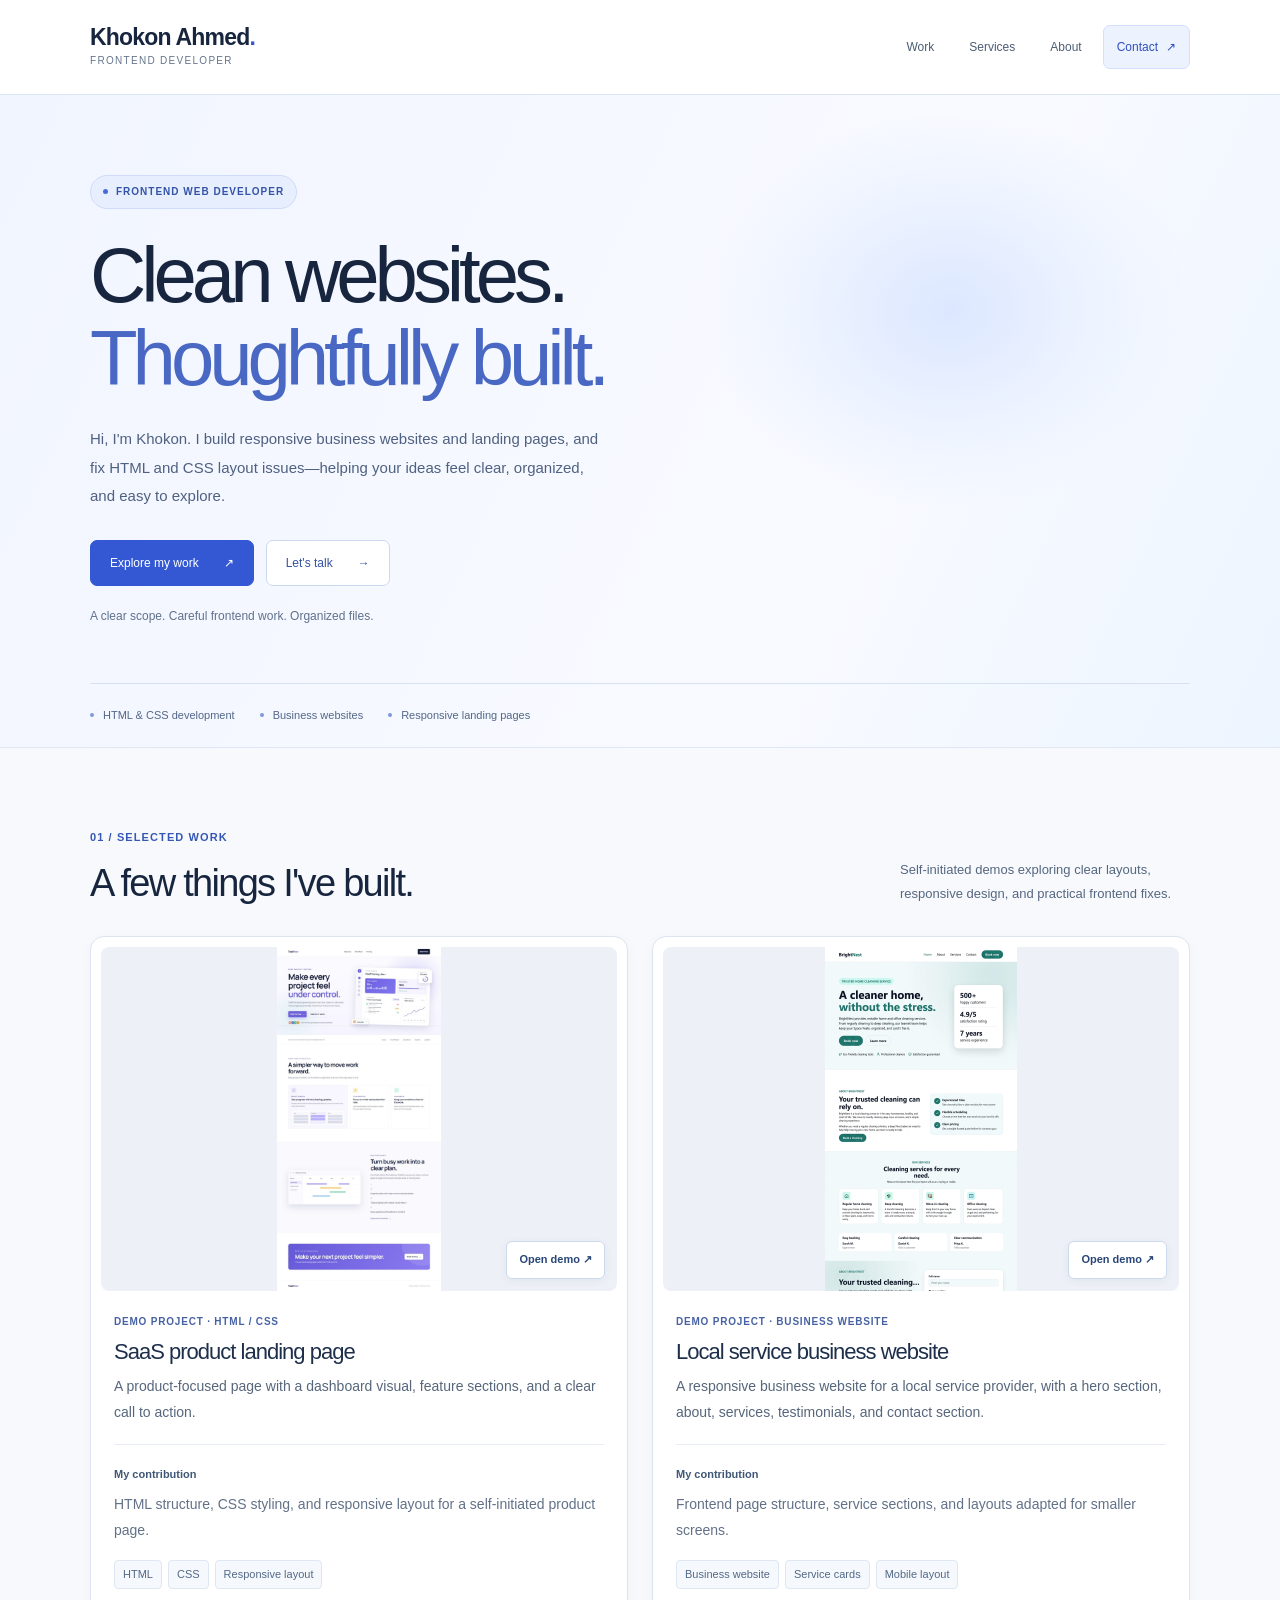
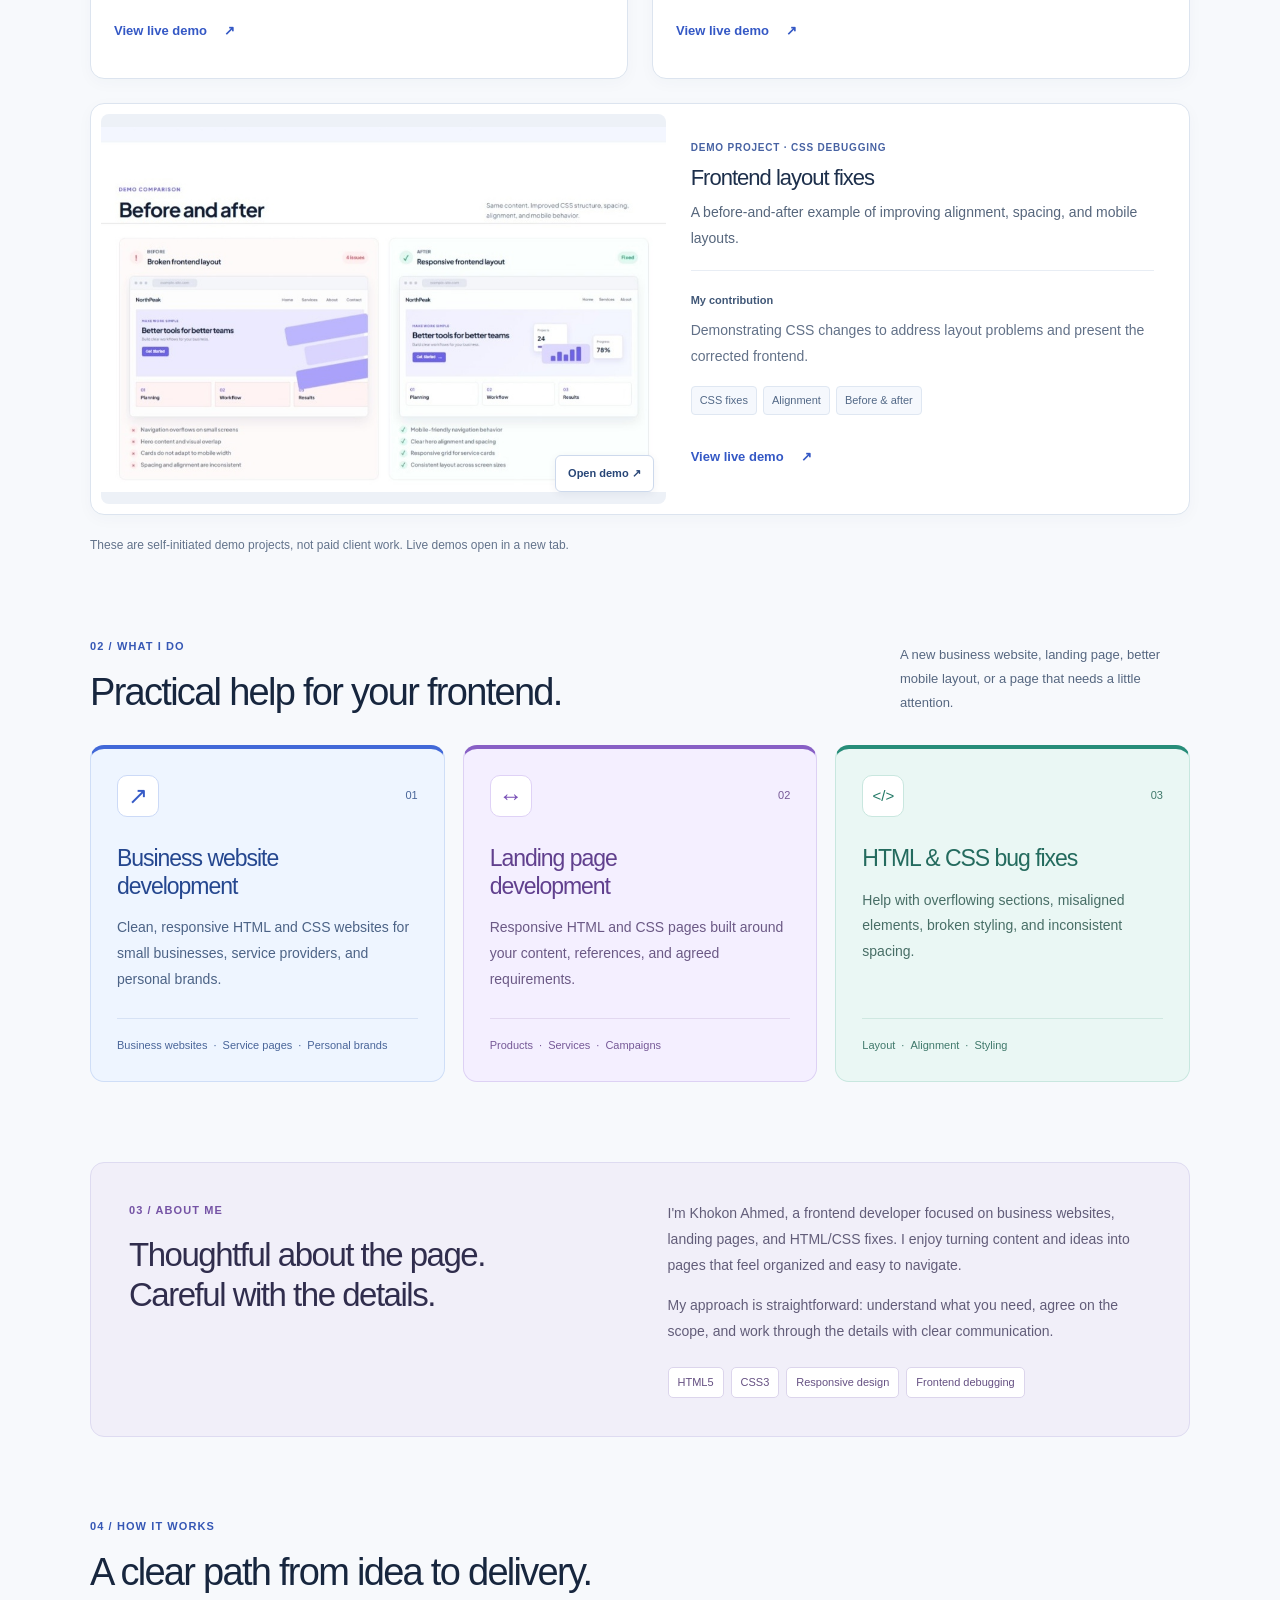
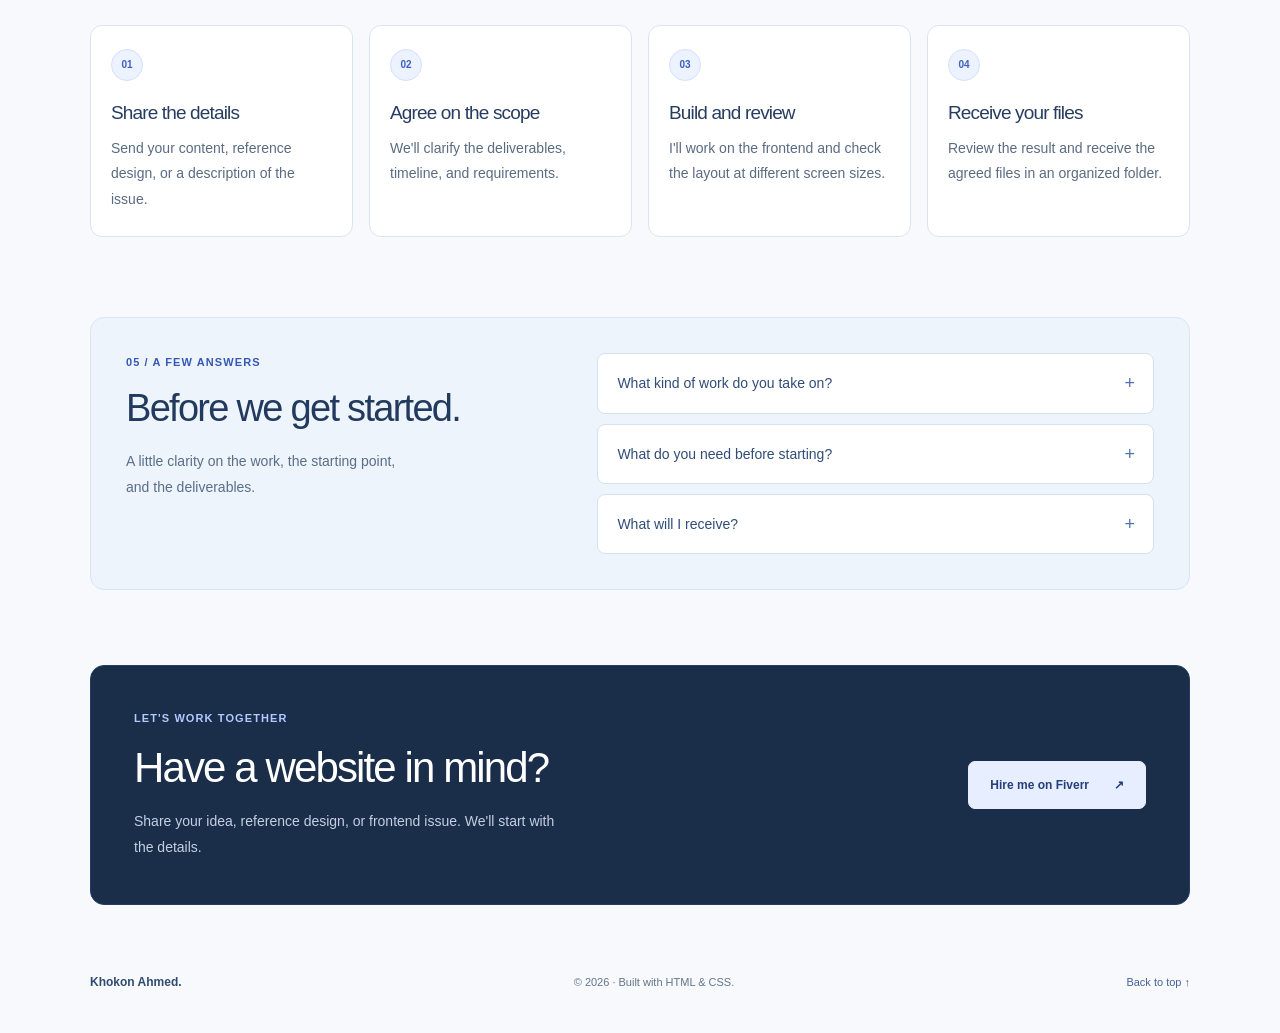
<file: index.html>
<!DOCTYPE html>
<html lang="en">
<head>
  <meta charset="UTF-8">

  <meta
    name="viewport"
    content="width=device-width, initial-scale=1.0"
  >

  <meta
    name="description"
    content="Khokon Ahmed builds responsive HTML and CSS business websites, landing pages, and fixes frontend layout issues."
  >

  <meta name="theme-color" content="#f7f9fc">

  <title>Khokon Ahmed — Frontend Developer</title>

  <link rel="stylesheet" href="./style.css">
</head>

<body>

  <a class="skip-link" href="#main">
    Skip to content
  </a>

  <!-- HEADER -->

  <header class="site-header">
    <div class="container header-inner">

      <a
        class="brand"
        href="#home"
        aria-label="Khokon Ahmed — Home"
      >
        <span class="brand-name">
          Khokon Ahmed<span class="brand-dot">.</span>
        </span>

        <span class="brand-role">
          Frontend Developer
        </span>
      </a>

      <nav class="navigation" aria-label="Main navigation">
        <a href="#work">Work</a>
        <a href="#services">Services</a>
        <a href="#about">About</a>

        <a class="nav-contact" href="#contact">
          Contact
          <span aria-hidden="true">↗</span>
        </a>
      </nav>

    </div>
  </header>

  <main id="main">

    <!-- HERO -->

    <section class="hero" id="home">
      <div class="container">

        <div class="hero-content">

          <p class="hero-label">
            <span aria-hidden="true"></span>
            FRONTEND WEB DEVELOPER
          </p>

          <h1>
            Clean websites.<br>
            <span>Thoughtfully built.</span>
          </h1>

          <p class="hero-description">
            Hi, I'm Khokon. I build responsive business
            websites and landing pages, and fix HTML and
            CSS layout issues—helping your ideas feel
            clear, organized, and easy to explore.
          </p>

          <div class="hero-actions">
            <a class="button button-primary" href="#work">
              Explore my work
              <span aria-hidden="true">↗</span>
            </a>

            <a class="button button-secondary" href="#contact">
              Let's talk
              <span aria-hidden="true">→</span>
            </a>
          </div>

          <p class="hero-note">
            A clear scope. Careful frontend work. Organized files.
          </p>

        </div>

        <ul class="specialties" aria-label="Specialties">
          <li>HTML & CSS development</li>
          <li>Business websites</li>
          <li>Responsive landing pages</li>
        </ul>

      </div>
    </section>

    <!-- SELECTED WORK -->

    <section class="section container" id="work">

      <div class="section-heading">
        <div>
          <p class="eyebrow">01 / SELECTED WORK</p>
          <h2>A few things I've built.</h2>
        </div>

        <p class="section-description">
          Self-initiated demos exploring clear layouts,
          responsive design, and practical frontend fixes.
        </p>
      </div>

      <div class="project-grid">

        <!-- PROJECT 1: SAAS -->

        <article class="project-card">

          <a
            class="project-image image-saas"
            href="./projects/saas-landing-page/index.html"
            target="_blank"
            rel="noopener noreferrer"
            aria-label="Open SaaS landing page demo in a new tab"
          >
            <div class="image-placeholder" aria-hidden="true">
              <span class="placeholder-category">
                PRODUCT WEBSITE
              </span>

              <strong>SaaS landing page</strong>

              <span>Screenshot coming soon</span>
            </div>

            <img
              class="project-screenshot"
              src="./images/saas-preview.jpg"
              alt="Screenshot of the SaaS landing page demo"
              width="1200"
              height="800"
              loading="lazy"
              decoding="async"
              onload="this.parentElement.classList.add('has-image')"
              onerror="this.hidden = true"
            >

            <span class="image-link" aria-hidden="true">
              Open demo ↗
            </span>
          </a>

          <div class="project-content">

            <p class="project-category">
              DEMO PROJECT · HTML / CSS
            </p>

            <h3>SaaS product landing page</h3>

            <p class="project-description">
              A product-focused page with a dashboard visual,
              feature sections, and a clear call to action.
            </p>

            <div class="project-detail">
              <span>My contribution</span>

              <p>
                HTML structure, CSS styling, and responsive
                layout for a self-initiated product page.
              </p>
            </div>

            <ul class="project-tags" aria-label="Project skills">
              <li>HTML</li>
              <li>CSS</li>
              <li>Responsive layout</li>
            </ul>

            <a
              class="project-link"
              href="./projects/saas-landing-page/index.html"
              target="_blank"
              rel="noopener noreferrer"
              aria-label="View SaaS landing page demo — opens in a new tab"
            >
              View live demo
              <span aria-hidden="true">↗</span>
            </a>

          </div>
        </article>

        <!-- PROJECT 2: LOCAL BUSINESS WEBSITE -->

        <article class="project-card">

          <a
            class="project-image image-service"
            href="./projects/local-business-website/index.html"
            target="_blank"
            rel="noopener noreferrer"
            aria-label="Open local service business website demo in a new tab"
          >
            <div class="image-placeholder" aria-hidden="true">
              <span class="placeholder-category">
                BUSINESS WEBSITE
              </span>

              <strong>Local service business website</strong>

              <span>Screenshot coming soon</span>
            </div>

            <img
              class="project-screenshot"
              src="./images/local-service-preview.jpg"
              alt="Screenshot of the local service business website demo"
              width="1200"
              height="800"
              loading="lazy"
              decoding="async"
              onload="this.parentElement.classList.add('has-image')"
              onerror="this.hidden = true"
            >

            <span class="image-link" aria-hidden="true">
              Open demo ↗
            </span>
          </a>

          <div class="project-content">

            <p class="project-category">
              DEMO PROJECT · BUSINESS WEBSITE
            </p>

            <h3>Local service business website</h3>

            <p class="project-description">
              A responsive business website for a local service
              provider, with a hero section, about, services,
              testimonials, and contact section.
            </p>

            <div class="project-detail">
              <span>My contribution</span>

              <p>
                Frontend page structure, service sections,
                and layouts adapted for smaller screens.
              </p>
            </div>

            <ul class="project-tags" aria-label="Project features">
              <li>Business website</li>
              <li>Service cards</li>
              <li>Mobile layout</li>
            </ul>

            <a
              class="project-link"
              href="./projects/local-business-website/index.html"
              target="_blank"
              rel="noopener noreferrer"
              aria-label="View local service business website demo — opens in a new tab"
            >
              View live demo
              <span aria-hidden="true">↗</span>
            </a>

          </div>
        </article>

        <!-- PROJECT 3: FRONTEND FIX -->

        <article class="project-card project-wide">

          <a
            class="project-image image-fix"
            href="./projects/frontend-bug-fix-demo/index.html"
            target="_blank"
            rel="noopener noreferrer"
            aria-label="Open frontend layout fix demo in a new tab"
          >
            <div class="image-placeholder" aria-hidden="true">
              <span class="placeholder-category">
                BEFORE & AFTER
              </span>

              <strong>Small fixes. Better layouts.</strong>

              <span>Screenshot coming soon</span>
            </div>

            <img
              class="project-screenshot"
              src="./images/bug-fix-preview.jpg"
              alt="Before-and-after screenshot of the frontend layout fix demo"
              width="1200"
              height="800"
              loading="lazy"
              decoding="async"
              onload="this.parentElement.classList.add('has-image')"
              onerror="this.hidden = true"
            >

            <span class="image-link" aria-hidden="true">
              Open demo ↗
            </span>
          </a>

          <div class="project-content">

            <p class="project-category">
              DEMO PROJECT · CSS DEBUGGING
            </p>

            <h3>Frontend layout fixes</h3>

            <p class="project-description">
              A before-and-after example of improving
              alignment, spacing, and mobile layouts.
            </p>

            <div class="project-detail">
              <span>My contribution</span>

              <p>
                Demonstrating CSS changes to address layout
                problems and present the corrected frontend.
              </p>
            </div>

            <ul class="project-tags" aria-label="Project skills">
              <li>CSS fixes</li>
              <li>Alignment</li>
              <li>Before & after</li>
            </ul>

            <a
              class="project-link"
              href="./projects/frontend-bug-fix-demo/index.html"
              target="_blank"
              rel="noopener noreferrer"
              aria-label="View frontend layout fix demo — opens in a new tab"
            >
              View live demo
              <span aria-hidden="true">↗</span>
            </a>

          </div>
        </article>

      </div>

      <p class="project-note">
        These are self-initiated demo projects, not paid client work.
        Live demos open in a new tab.
      </p>

    </section>

    <!-- SERVICES -->

    <section class="section container" id="services">

      <div class="section-heading">
        <div>
          <p class="eyebrow">02 / WHAT I DO</p>
          <h2>Practical help for your frontend.</h2>
        </div>

        <p class="section-description">
          A new business website, landing page, better mobile
          layout, or a page that needs a little attention.
        </p>
      </div>

      <div class="services-grid">

        <article class="service-card service-blue">

          <div class="service-top">
            <span class="service-icon" aria-hidden="true">↗</span>
            <span class="service-number">01</span>
          </div>

          <h3>Business website development</h3>

          <p>
            Clean, responsive HTML and CSS websites for small
            businesses, service providers, and personal brands.
          </p>

          <ul class="service-tags">
            <li>Business websites</li>
            <li>Service pages</li>
            <li>Personal brands</li>
          </ul>

        </article>

        <article class="service-card service-purple">

          <div class="service-top">
            <span class="service-icon" aria-hidden="true">↔</span>
            <span class="service-number">02</span>
          </div>

          <h3>Landing page development</h3>

          <p>
            Responsive HTML and CSS pages built around
            your content, references, and agreed requirements.
          </p>

          <ul class="service-tags">
            <li>Products</li>
            <li>Services</li>
            <li>Campaigns</li>
          </ul>

        </article>

        <article class="service-card service-teal">

          <div class="service-top">
            <span class="service-icon code-icon" aria-hidden="true">
              &lt;/&gt;
            </span>

            <span class="service-number">03</span>
          </div>

          <h3>HTML & CSS bug fixes</h3>

          <p>
            Help with overflowing sections, misaligned
            elements, broken styling, and inconsistent spacing.
          </p>

          <ul class="service-tags">
            <li>Layout</li>
            <li>Alignment</li>
            <li>Styling</li>
          </ul>

        </article>

      </div>
    </section>

    <!-- ABOUT -->

    <section class="section container" id="about">

      <div class="about-panel">

        <div>
          <p class="eyebrow">03 / ABOUT ME</p>

          <h2>
            Thoughtful about the page.<br>
            Careful with the details.
          </h2>
        </div>

        <div class="about-content">

          <p>
            I'm Khokon Ahmed, a frontend developer focused
            on business websites, landing pages, and HTML/CSS
            fixes. I enjoy turning content and ideas into
            pages that feel organized and easy to navigate.
          </p>

          <p>
            My approach is straightforward: understand what
            you need, agree on the scope, and work through
            the details with clear communication.
          </p>

          <ul class="skill-tags" aria-label="Skills">
            <li>HTML5</li>
            <li>CSS3</li>
            <li>Responsive design</li>
            <li>Frontend debugging</li>
          </ul>

        </div>
      </div>

    </section>

    <!-- PROCESS -->

    <section class="section container" id="process">

      <div class="section-heading">
        <div>
          <p class="eyebrow">04 / HOW IT WORKS</p>
          <h2>A clear path from idea to delivery.</h2>
        </div>
      </div>

      <ol class="process-grid">

        <li class="process-card">
          <span class="process-number" aria-hidden="true">01</span>

          <h3>Share the details</h3>

          <p>
            Send your content, reference design,
            or a description of the issue.
          </p>
        </li>

        <li class="process-card">
          <span class="process-number" aria-hidden="true">02</span>

          <h3>Agree on the scope</h3>

          <p>
            We'll clarify the deliverables,
            timeline, and requirements.
          </p>
        </li>

        <li class="process-card">
          <span class="process-number" aria-hidden="true">03</span>

          <h3>Build and review</h3>

          <p>
            I'll work on the frontend and check
            the layout at different screen sizes.
          </p>
        </li>

        <li class="process-card">
          <span class="process-number" aria-hidden="true">04</span>

          <h3>Receive your files</h3>

          <p>
            Review the result and receive the
            agreed files in an organized folder.
          </p>
        </li>

      </ol>
    </section>

    <!-- FAQ -->

    <section class="section container" id="faq">

      <div class="faq-layout">

        <div>
          <p class="eyebrow">05 / A FEW ANSWERS</p>
          <h2>Before we get started.</h2>

          <p class="faq-intro">
            A little clarity on the work,
            the starting point, and the deliverables.
          </p>
        </div>

        <div class="faq-list">

          <details class="faq-item">
            <summary>
              What kind of work do you take on?
            </summary>

            <div class="faq-answer">
              <p>
                I focus on responsive HTML and CSS business
                websites, landing pages, and frontend layout
                and styling fixes. The projects shown here are
                self-initiated demos, not paid client work.
              </p>
            </div>
          </details>

          <details class="faq-item">
            <summary>
              What do you need before starting?
            </summary>

            <div class="faq-answer">
              <p>
                Share your content, a reference design,
                and a description of what you need.
                For a bug fix, include the affected page
                and screenshots showing the issue.
              </p>
            </div>
          </details>

          <details class="faq-item">
            <summary>
              What will I receive?
            </summary>

            <div class="faq-answer">
              <p>
                You'll receive the frontend files agreed
                in the project scope. Backend features,
                databases, payment systems, and form
                delivery are not automatically included
                and must be discussed separately.
              </p>
            </div>
          </details>

        </div>
      </div>

    </section>

    <!-- CONTACT -->

    <section class="container contact-section" id="contact">

      <div class="contact-panel">

        <div>
          <p class="eyebrow">LET'S WORK TOGETHER</p>
          <h2>Have a website in mind?</h2>

          <p>
            Share your idea, reference design, or frontend issue.
            We'll start with the details.
          </p>
        </div>

        <a
          class="button contact-button"
          href="https://www.fiverr.com/khokondev"
          target="_blank"
          rel="noopener noreferrer"
        >
          Hire me on Fiverr
          <span aria-hidden="true">↗</span>
        </a>

      </div>

    </section>

  </main>

  <!-- FOOTER -->

  <footer class="container footer">
    <a class="footer-name" href="#home">Khokon Ahmed.</a>

    <p>© 2026 · Built with HTML & CSS.</p>

    <a class="back-top" href="#home">Back to top ↑</a>
  </footer>

</body>
</html>
</file>
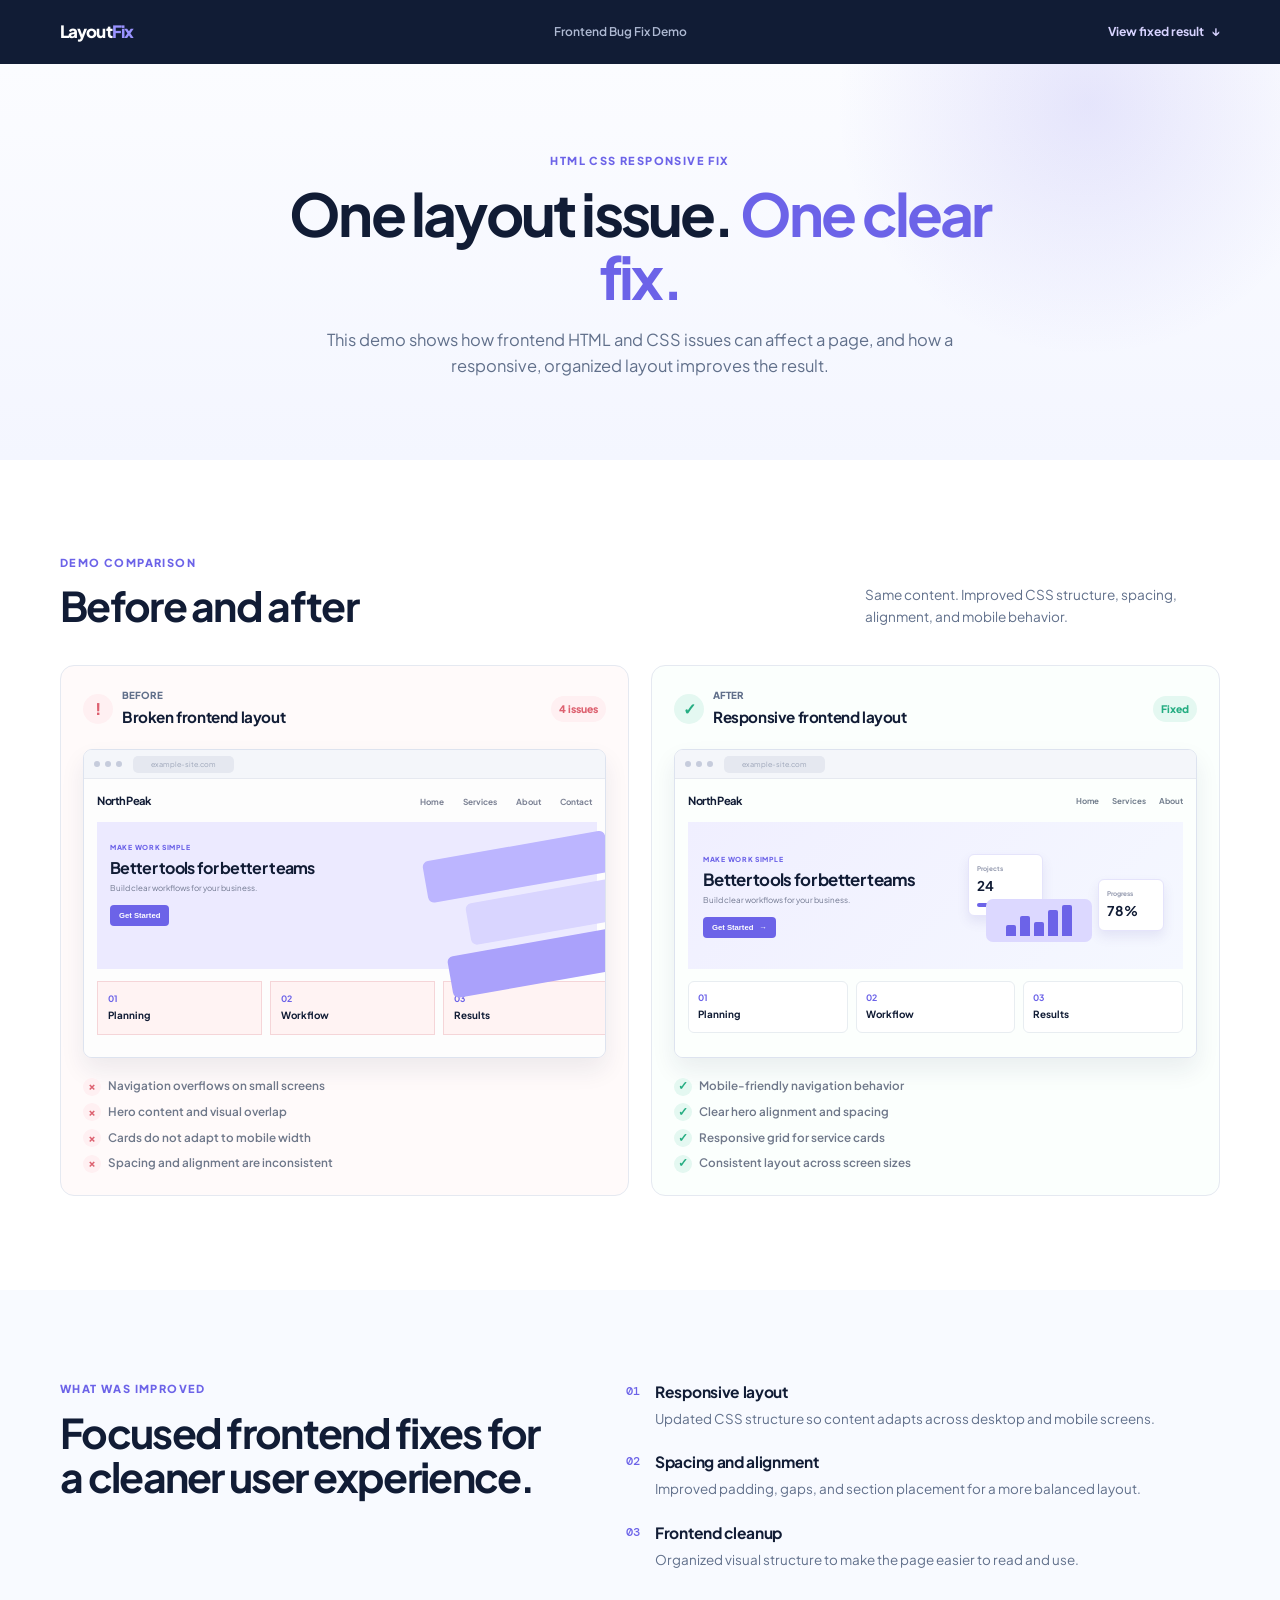
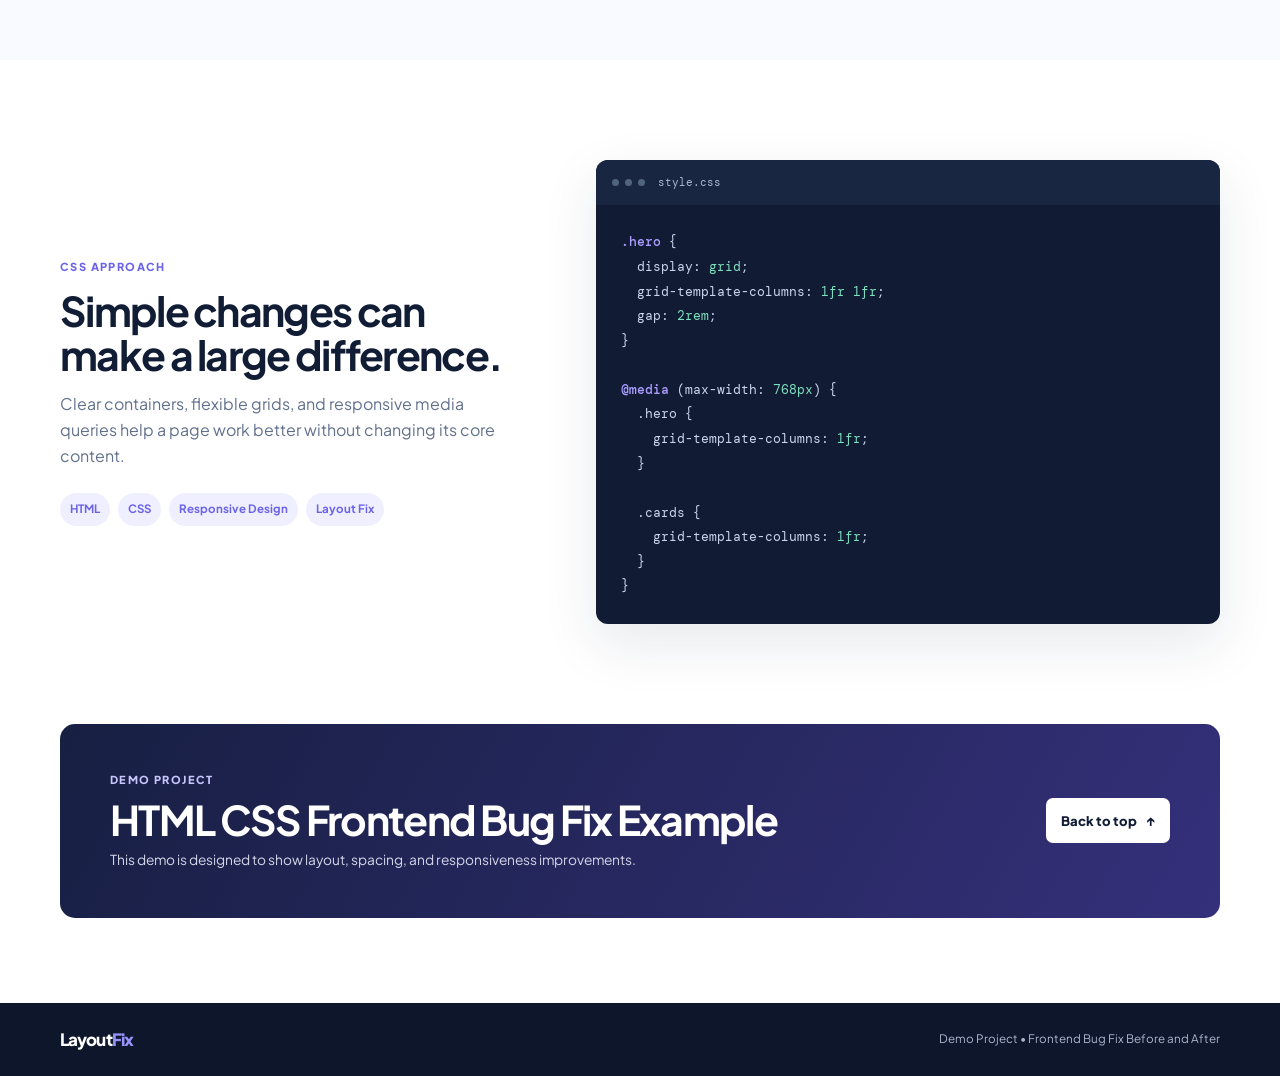
<file: projects/frontend-bug-fix-demo/index.html>
<!DOCTYPE html>
<html lang="en">
<head>
  <meta charset="UTF-8">
  <meta name="viewport" content="width=device-width, initial-scale=1.0">
  <meta name="description" content="Frontend bug fix before and after demo using HTML and CSS.">
  <title>Frontend Layout Fix | Before and After Demo</title>
  <link rel="preconnect" href="https://fonts.googleapis.com">
  <link rel="preconnect" href="https://fonts.gstatic.com" crossorigin>
  <link href="https://fonts.googleapis.com/css2?family=DM+Mono:wght@400;500&family=Plus+Jakarta+Sans:wght@400;500;600;700;800&display=swap" rel="stylesheet">
  <link rel="stylesheet" href="style.css">
</head>
<body>

  <header class="topbar">
    <div class="container topbar-content">
      <a href="#home" class="brand">Layout<span>Fix</span></a>
      <p>Frontend Bug Fix Demo</p>
      <a href="#after" class="view-result">View fixed result <span>↓</span></a>
    </div>
  </header>

  <main id="home">
    <section class="intro">
      <div class="container intro-content">
        <p class="eyebrow">HTML CSS RESPONSIVE FIX</p>
        <h1>One layout issue. <span>One clear fix.</span></h1>
        <p>
          This demo shows how frontend HTML and CSS issues can affect a page,
          and how a responsive, organized layout improves the result.
        </p>
      </div>
    </section>

    <section class="comparison">
      <div class="container">
        <div class="comparison-heading">
          <div>
            <p class="eyebrow">DEMO COMPARISON</p>
            <h2>Before and after</h2>
          </div>
          <p>Same content. Improved CSS structure, spacing, alignment, and mobile behavior.</p>
        </div>

        <div class="comparison-grid">
          <article class="preview-card before-card">
            <div class="preview-top">
              <div>
                <span class="status status-broken">!</span>
                <p>Before</p>
                <h3>Broken frontend layout</h3>
              </div>
              <span class="issue-count">4 issues</span>
            </div>

            <div class="browser before-browser">
              <div class="browser-bar">
                <i></i><i></i><i></i>
                <span>example-site.com</span>
              </div>

              <div class="broken-page">
                <nav class="broken-nav">
                  <strong>NorthPeak</strong>
                  <div>
                    <a>Home</a>
                    <a>Services</a>
                    <a>About</a>
                    <a>Contact</a>
                  </div>
                </nav>

                <div class="broken-hero">
                  <div class="broken-copy">
                    <p>MAKE WORK SIMPLE</p>
                    <h4>Better tools for better teams</h4>
                    <span>Build clear workflows for your business.</span>
                    <button>Get Started</button>
                  </div>

                  <div class="broken-art">
                    <i></i><i></i><i></i>
                  </div>
                </div>

                <div class="broken-cards">
                  <article><b>01</b><span>Planning</span></article>
                  <article><b>02</b><span>Workflow</span></article>
                  <article><b>03</b><span>Results</span></article>
                </div>
              </div>
            </div>

            <ul class="issue-list">
              <li><span>×</span> Navigation overflows on small screens</li>
              <li><span>×</span> Hero content and visual overlap</li>
              <li><span>×</span> Cards do not adapt to mobile width</li>
              <li><span>×</span> Spacing and alignment are inconsistent</li>
            </ul>
          </article>

          <article class="preview-card after-card" id="after">
            <div class="preview-top">
              <div>
                <span class="status status-fixed">✓</span>
                <p>After</p>
                <h3>Responsive frontend layout</h3>
              </div>
              <span class="issue-count fixed-count">Fixed</span>
            </div>

            <div class="browser after-browser">
              <div class="browser-bar">
                <i></i><i></i><i></i>
                <span>example-site.com</span>
              </div>

              <div class="fixed-page">
                <nav class="fixed-nav">
                  <strong>NorthPeak</strong>
                  <div class="fixed-links">
                    <a>Home</a>
                    <a>Services</a>
                    <a>About</a>
                  </div>
                  <button class="menu-button">☰</button>
                </nav>

                <div class="fixed-hero">
                  <div class="fixed-copy">
                    <p>MAKE WORK SIMPLE</p>
                    <h4>Better tools for better teams</h4>
                    <span>Build clear workflows for your business.</span>
                    <button>Get Started <b>→</b></button>
                  </div>

                  <div class="fixed-art">
                    <div class="art-card art-card-one">
                      <span>Projects</span>
                      <strong>24</strong>
                      <i></i>
                    </div>
                    <div class="art-card art-card-two">
                      <span>Progress</span>
                      <strong>78%</strong>
                    </div>
                    <div class="art-chart">
                      <i></i><i></i><i></i><i></i><i></i>
                    </div>
                  </div>
                </div>

                <div class="fixed-cards">
                  <article><b>01</b><span>Planning</span></article>
                  <article><b>02</b><span>Workflow</span></article>
                  <article><b>03</b><span>Results</span></article>
                </div>
              </div>
            </div>

            <ul class="issue-list fixed-list">
              <li><span>✓</span> Mobile-friendly navigation behavior</li>
              <li><span>✓</span> Clear hero alignment and spacing</li>
              <li><span>✓</span> Responsive grid for service cards</li>
              <li><span>✓</span> Consistent layout across screen sizes</li>
            </ul>
          </article>
        </div>
      </div>
    </section>

    <section class="fix-summary">
      <div class="container summary-grid">
        <div>
          <p class="eyebrow">WHAT WAS IMPROVED</p>
          <h2>Focused frontend fixes for a cleaner user experience.</h2>
        </div>

        <div class="summary-items">
          <article>
            <span>01</span>
            <div>
              <h3>Responsive layout</h3>
              <p>Updated CSS structure so content adapts across desktop and mobile screens.</p>
            </div>
          </article>

          <article>
            <span>02</span>
            <div>
              <h3>Spacing and alignment</h3>
              <p>Improved padding, gaps, and section placement for a more balanced layout.</p>
            </div>
          </article>

          <article>
            <span>03</span>
            <div>
              <h3>Frontend cleanup</h3>
              <p>Organized visual structure to make the page easier to read and use.</p>
            </div>
          </article>
        </div>
      </div>
    </section>

    <section class="code-section">
      <div class="container code-grid">
        <div class="code-content">
          <p class="eyebrow">CSS APPROACH</p>
          <h2>Simple changes can make a large difference.</h2>
          <p>
            Clear containers, flexible grids, and responsive media queries help
            a page work better without changing its core content.
          </p>

          <div class="code-tags">
            <span>HTML</span>
            <span>CSS</span>
            <span>Responsive Design</span>
            <span>Layout Fix</span>
          </div>
        </div>

        <div class="code-window">
          <div class="code-header">
            <span></span><span></span><span></span>
            <p>style.css</p>
          </div>

          <pre><code><b>.hero</b> {
  display: <em>grid</em>;
  grid-template-columns: <em>1fr 1fr</em>;
  gap: <em>2rem</em>;
}

<b>@media</b> (max-width: <em>768px</em>) {
  .hero {
    grid-template-columns: <em>1fr</em>;
  }

  .cards {
    grid-template-columns: <em>1fr</em>;
  }
}</code></pre>
        </div>
      </div>
    </section>

    <section class="closing">
      <div class="container closing-box">
        <div>
          <p class="eyebrow">DEMO PROJECT</p>
          <h2>HTML CSS Frontend Bug Fix Example</h2>
          <p>This demo is designed to show layout, spacing, and responsiveness improvements.</p>
        </div>
        <a href="#home">Back to top <span>↑</span></a>
      </div>
    </section>
  </main>

  <footer>
    <div class="container footer-content">
      <a href="#home" class="brand">Layout<span>Fix</span></a>
      <p>Demo Project • Frontend Bug Fix Before and After</p>
    </div>
  </footer>

</body>
</html>
</file>
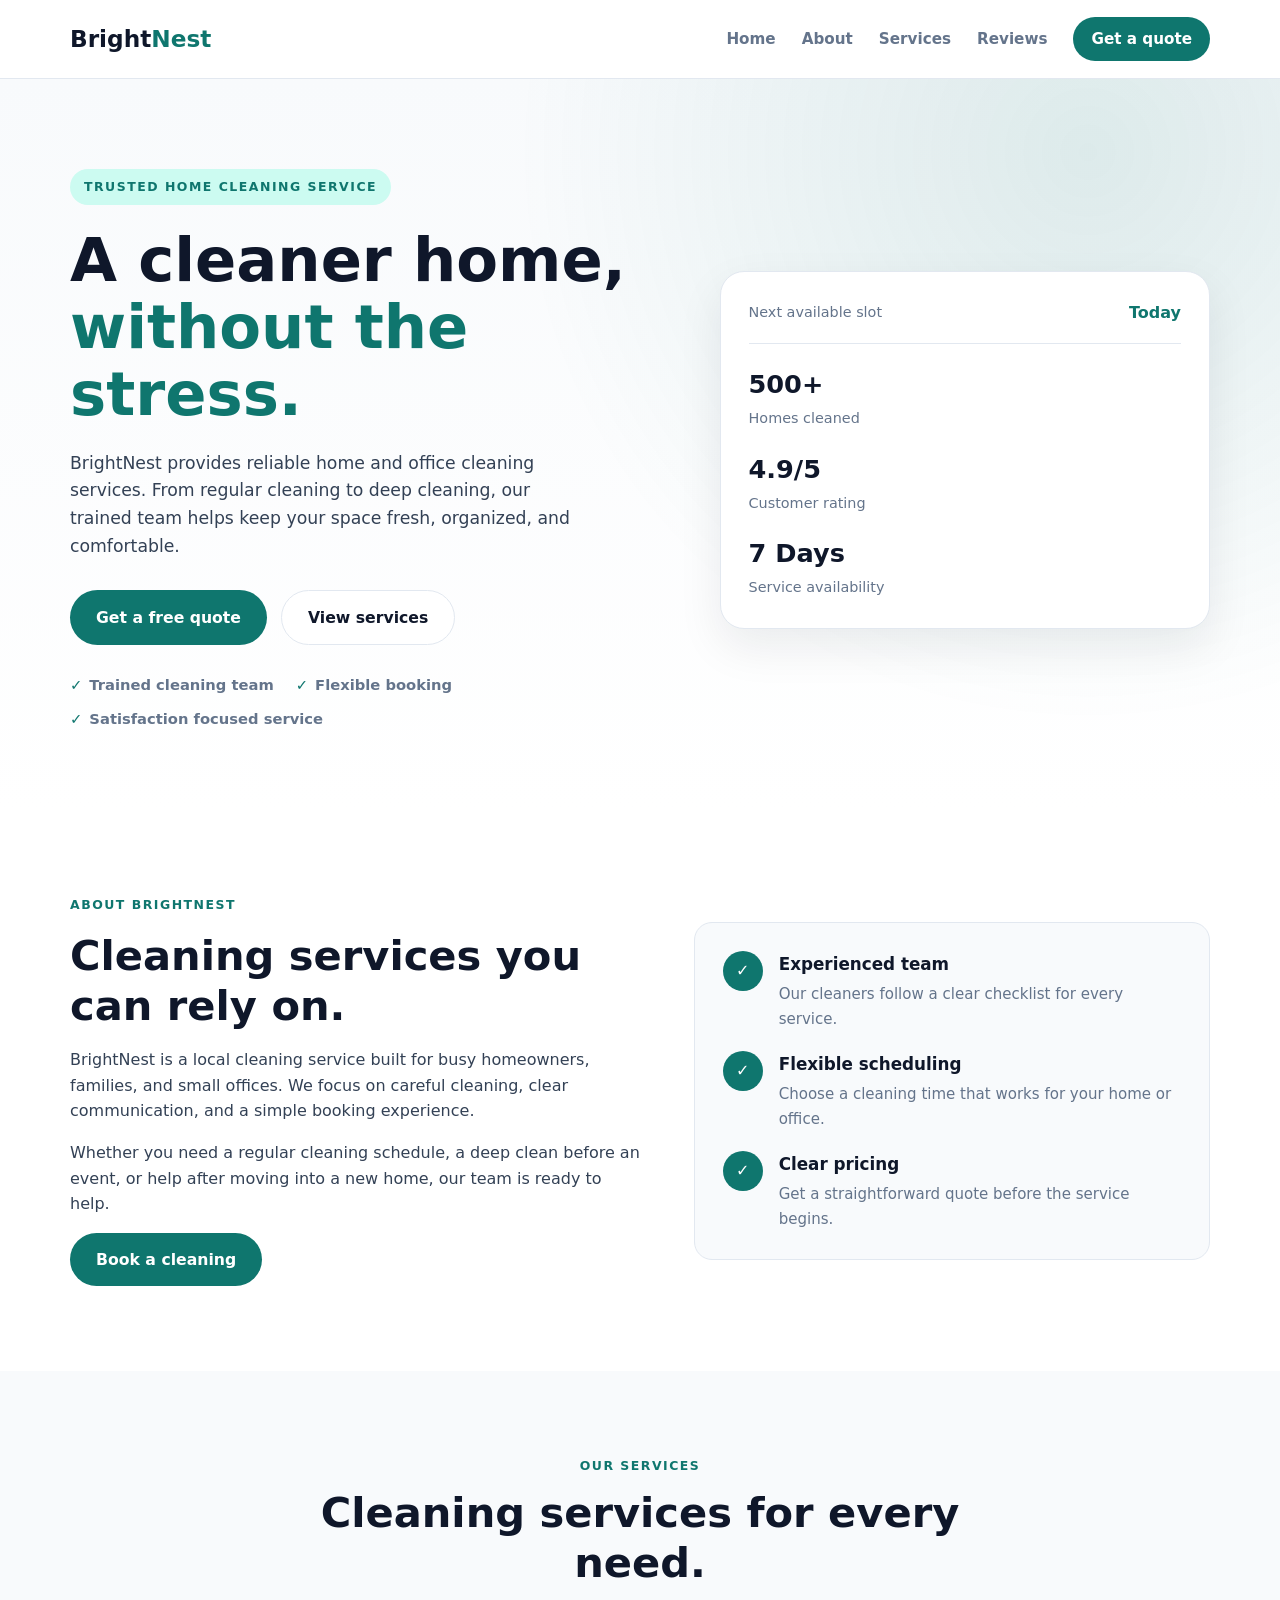
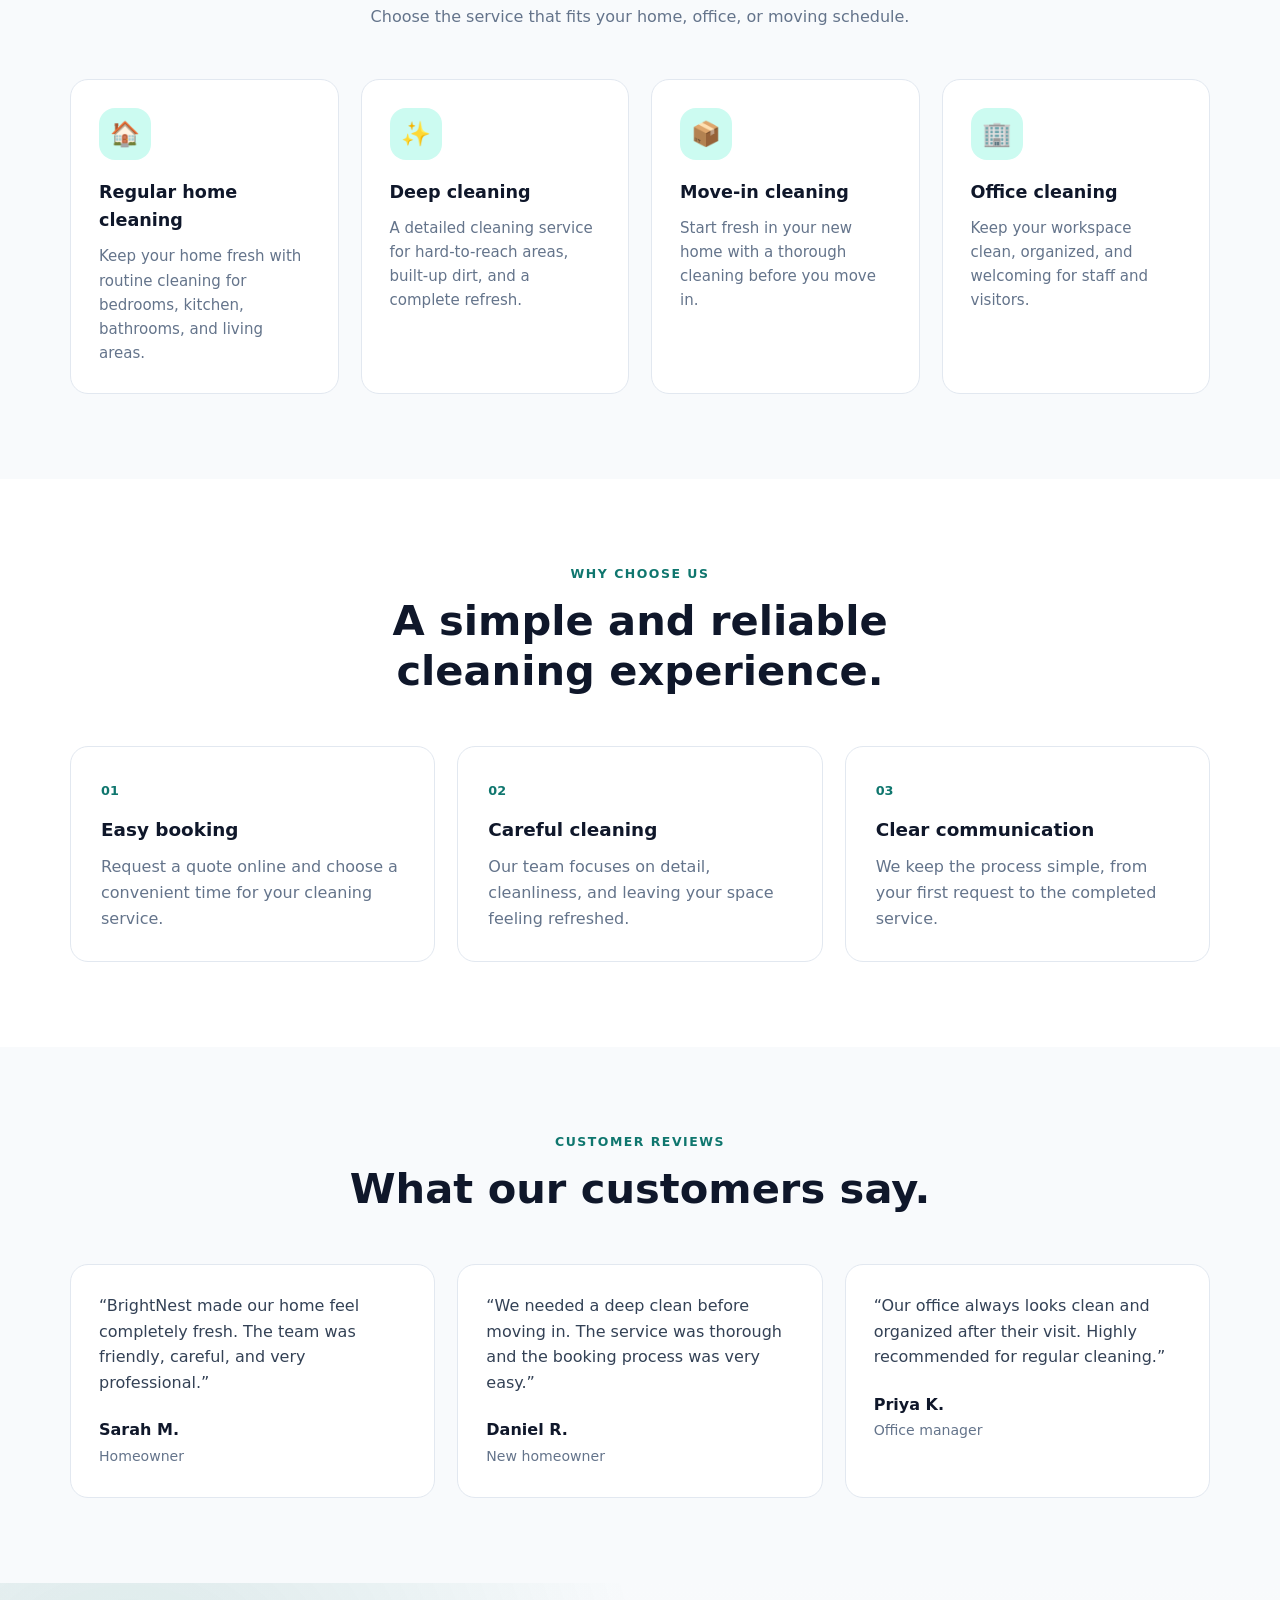
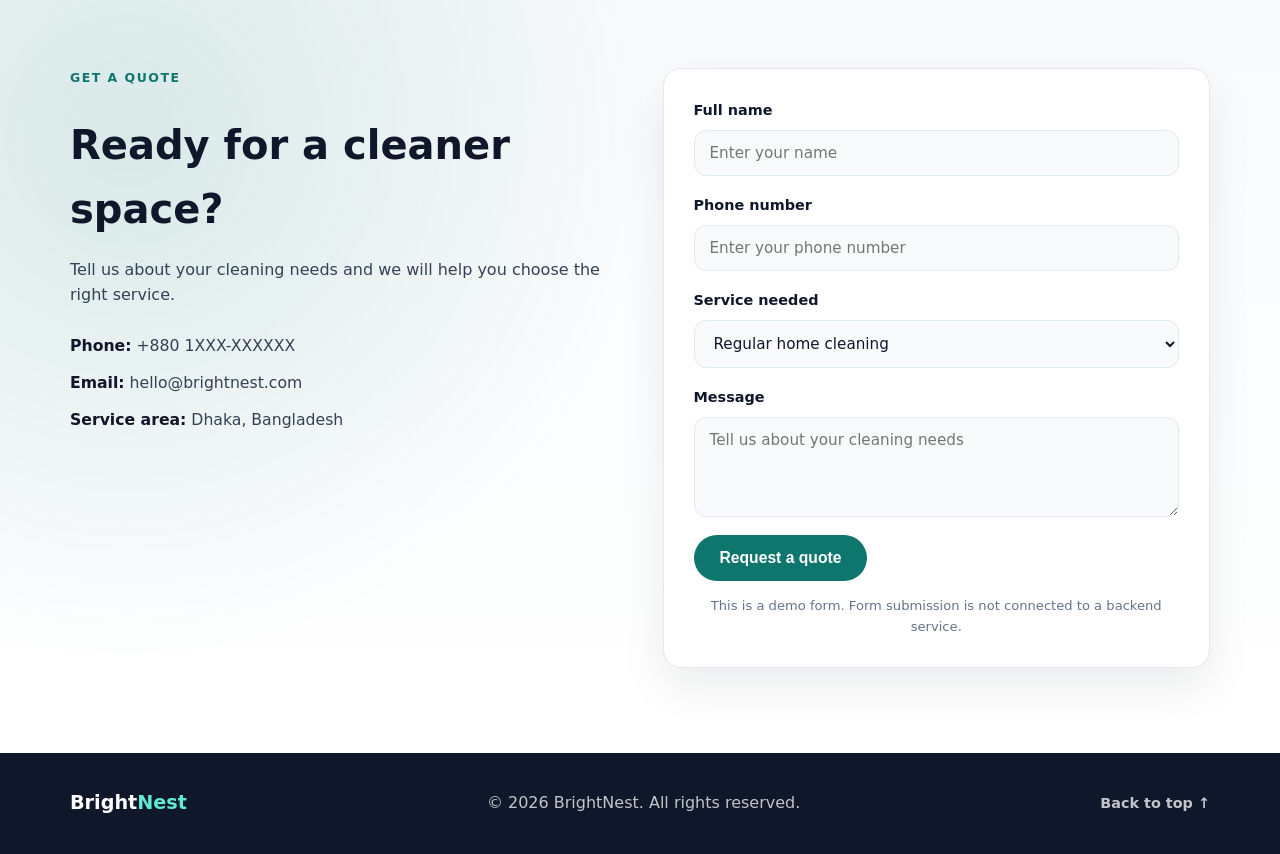
<file: projects/local-business-website/index.html>
<!DOCTYPE html>
<html lang="en">
<head>
  <meta charset="UTF-8">

  <meta
    name="viewport"
    content="width=device-width, initial-scale=1.0"
  >

  <meta
    name="description"
    content="BrightNest provides reliable home cleaning, deep cleaning, and move-in cleaning services for homes and offices."
  >

  <title>BrightNest — Home Cleaning Services</title>

  <link rel="stylesheet" href="./style.css">
</head>

<body>

  <!-- HEADER -->

  <header class="site-header">
    <div class="container header-inner">

      <a class="brand" href="#home">
        Bright<span>Nest</span>
      </a>

      <nav class="navigation" aria-label="Main navigation">
        <a href="#home">Home</a>
        <a href="#about">About</a>
        <a href="#services">Services</a>
        <a href="#reviews">Reviews</a>

        <a class="nav-contact" href="#contact">
          Get a quote
        </a>
      </nav>

    </div>
  </header>

  <main>

    <!-- HERO -->

    <section class="hero" id="home">
      <div class="container hero-inner">

        <div class="hero-content">

          <p class="hero-label">
            TRUSTED HOME CLEANING SERVICE
          </p>

          <h1>
            A cleaner home,
            <span>without the stress.</span>
          </h1>

          <p class="hero-description">
            BrightNest provides reliable home and office
            cleaning services. From regular cleaning to deep
            cleaning, our trained team helps keep your space
            fresh, organized, and comfortable.
          </p>

          <div class="hero-actions">
            <a class="button button-primary" href="#contact">
              Get a free quote
            </a>

            <a class="button button-secondary" href="#services">
              View services
            </a>
          </div>

          <ul class="hero-points">
            <li>Trained cleaning team</li>
            <li>Flexible booking</li>
            <li>Satisfaction focused service</li>
          </ul>

        </div>

        <div class="hero-card" aria-hidden="true">
          <div class="hero-card-top">
            <span>Next available slot</span>
            <strong>Today</strong>
          </div>

          <div class="hero-card-body">
            <div class="hero-stat">
              <strong>500+</strong>
              <span>Homes cleaned</span>
            </div>

            <div class="hero-stat">
              <strong>4.9/5</strong>
              <span>Customer rating</span>
            </div>

            <div class="hero-stat">
              <strong>7 Days</strong>
              <span>Service availability</span>
            </div>
          </div>
        </div>

      </div>
    </section>

    <!-- ABOUT -->

    <section class="section" id="about">
      <div class="container about-inner">

        <div class="about-content">
          <p class="eyebrow">
            ABOUT BRIGHTNEST
          </p>

          <h2>
            Cleaning services you can rely on.
          </h2>

          <p>
            BrightNest is a local cleaning service built for
            busy homeowners, families, and small offices. We
            focus on careful cleaning, clear communication, and
            a simple booking experience.
          </p>

          <p>
            Whether you need a regular cleaning schedule, a deep
            clean before an event, or help after moving into a
            new home, our team is ready to help.
          </p>

          <a class="button button-primary" href="#contact">
            Book a cleaning
          </a>
        </div>

        <div class="about-card">
          <div class="about-item">
            <span class="about-icon">✓</span>

            <div>
              <h3>Experienced team</h3>
              <p>
                Our cleaners follow a clear checklist for every
                service.
              </p>
            </div>
          </div>

          <div class="about-item">
            <span class="about-icon">✓</span>

            <div>
              <h3>Flexible scheduling</h3>
              <p>
                Choose a cleaning time that works for your
                home or office.
              </p>
            </div>
          </div>

          <div class="about-item">
            <span class="about-icon">✓</span>

            <div>
              <h3>Clear pricing</h3>
              <p>
                Get a straightforward quote before the service
                begins.
              </p>
            </div>
          </div>
        </div>

      </div>
    </section>

    <!-- SERVICES -->

    <section class="section section-alt" id="services">
      <div class="container">

        <div class="section-heading">
          <p class="eyebrow">
            OUR SERVICES
          </p>

          <h2>
            Cleaning services for every need.
          </h2>

          <p class="section-description">
            Choose the service that fits your home, office,
            or moving schedule.
          </p>
        </div>

        <div class="services-grid">

          <article class="service-card">
            <span class="service-icon">🏠</span>

            <h3>Regular home cleaning</h3>

            <p>
              Keep your home fresh with routine cleaning for
              bedrooms, kitchen, bathrooms, and living areas.
            </p>
          </article>

          <article class="service-card">
            <span class="service-icon">✨</span>

            <h3>Deep cleaning</h3>

            <p>
              A detailed cleaning service for hard-to-reach
              areas, built-up dirt, and a complete refresh.
            </p>
          </article>

          <article class="service-card">
            <span class="service-icon">📦</span>

            <h3>Move-in cleaning</h3>

            <p>
              Start fresh in your new home with a thorough
              cleaning before you move in.
            </p>
          </article>

          <article class="service-card">
            <span class="service-icon">🏢</span>

            <h3>Office cleaning</h3>

            <p>
              Keep your workspace clean, organized, and
              welcoming for staff and visitors.
            </p>
          </article>

        </div>

      </div>
    </section>

    <!-- WHY CHOOSE US -->

    <section class="section" id="why-us">
      <div class="container">

        <div class="section-heading">
          <p class="eyebrow">
            WHY CHOOSE US
          </p>

          <h2>
            A simple and reliable cleaning experience.
          </h2>
        </div>

        <div class="benefits-grid">

          <article class="benefit-card">
            <span class="benefit-number">01</span>

            <h3>Easy booking</h3>

            <p>
              Request a quote online and choose a convenient
              time for your cleaning service.
            </p>
          </article>

          <article class="benefit-card">
            <span class="benefit-number">02</span>

            <h3>Careful cleaning</h3>

            <p>
              Our team focuses on detail, cleanliness, and
              leaving your space feeling refreshed.
            </p>
          </article>

          <article class="benefit-card">
            <span class="benefit-number">03</span>

            <h3>Clear communication</h3>

            <p>
              We keep the process simple, from your first
              request to the completed service.
            </p>
          </article>

        </div>

      </div>
    </section>

    <!-- TESTIMONIALS -->

    <section class="section section-alt" id="reviews">
      <div class="container">

        <div class="section-heading">
          <p class="eyebrow">
            CUSTOMER REVIEWS
          </p>

          <h2>
            What our customers say.
          </h2>
        </div>

        <div class="reviews-grid">

          <article class="review-card">
            <p class="review-text">
              “BrightNest made our home feel completely fresh.
              The team was friendly, careful, and very
              professional.”
            </p>

            <div class="review-author">
              <strong>Sarah M.</strong>
              <span>Homeowner</span>
            </div>
          </article>

          <article class="review-card">
            <p class="review-text">
              “We needed a deep clean before moving in. The
              service was thorough and the booking process was
              very easy.”
            </p>

            <div class="review-author">
              <strong>Daniel R.</strong>
              <span>New homeowner</span>
            </div>
          </article>

          <article class="review-card">
            <p class="review-text">
              “Our office always looks clean and organized after
              their visit. Highly recommended for regular
              cleaning.”
            </p>

            <div class="review-author">
              <strong>Priya K.</strong>
              <span>Office manager</span>
            </div>
          </article>

        </div>

      </div>
    </section>

    <!-- CONTACT -->

    <section class="contact-section" id="contact">
      <div class="container contact-inner">

        <div class="contact-content">
          <p class="eyebrow">
            GET A QUOTE
          </p>

          <h2>
            Ready for a cleaner space?
          </h2>

          <p>
            Tell us about your cleaning needs and we will help
            you choose the right service.
          </p>

          <ul class="contact-details">
            <li>
              <strong>Phone:</strong>
              +880 1XXX-XXXXXX
            </li>

            <li>
              <strong>Email:</strong>
              hello@brightnest.com
            </li>

            <li>
              <strong>Service area:</strong>
              Dhaka, Bangladesh
            </li>
          </ul>
        </div>

        <form class="contact-form" action="#" method="post">
          <div class="form-row">
            <label for="name">Full name</label>
            <input
              id="name"
              name="name"
              type="text"
              placeholder="Enter your name"
              required
            >
          </div>

          <div class="form-row">
            <label for="phone">Phone number</label>
            <input
              id="phone"
              name="phone"
              type="tel"
              placeholder="Enter your phone number"
              required
            >
          </div>

          <div class="form-row">
            <label for="service">Service needed</label>
            <select id="service" name="service">
              <option>Regular home cleaning</option>
              <option>Deep cleaning</option>
              <option>Move-in cleaning</option>
              <option>Office cleaning</option>
            </select>
          </div>

          <div class="form-row">
            <label for="message">Message</label>
            <textarea
              id="message"
              name="message"
              rows="4"
              placeholder="Tell us about your cleaning needs"
            ></textarea>
          </div>

          <button class="button button-primary" type="submit">
            Request a quote
          </button>

          <p class="form-note">
            This is a demo form. Form submission is not connected
            to a backend service.
          </p>
        </form>

      </div>
    </section>

  </main>

  <!-- FOOTER -->

  <footer class="site-footer">
    <div class="container footer-inner">

      <a class="footer-brand" href="#home">
        Bright<span>Nest</span>
      </a>

      <p>
        © 2026 BrightNest. All rights reserved.
      </p>

      <a class="back-top" href="#home">
        Back to top ↑
      </a>

    </div>
  </footer>

</body>
</html>
</file>
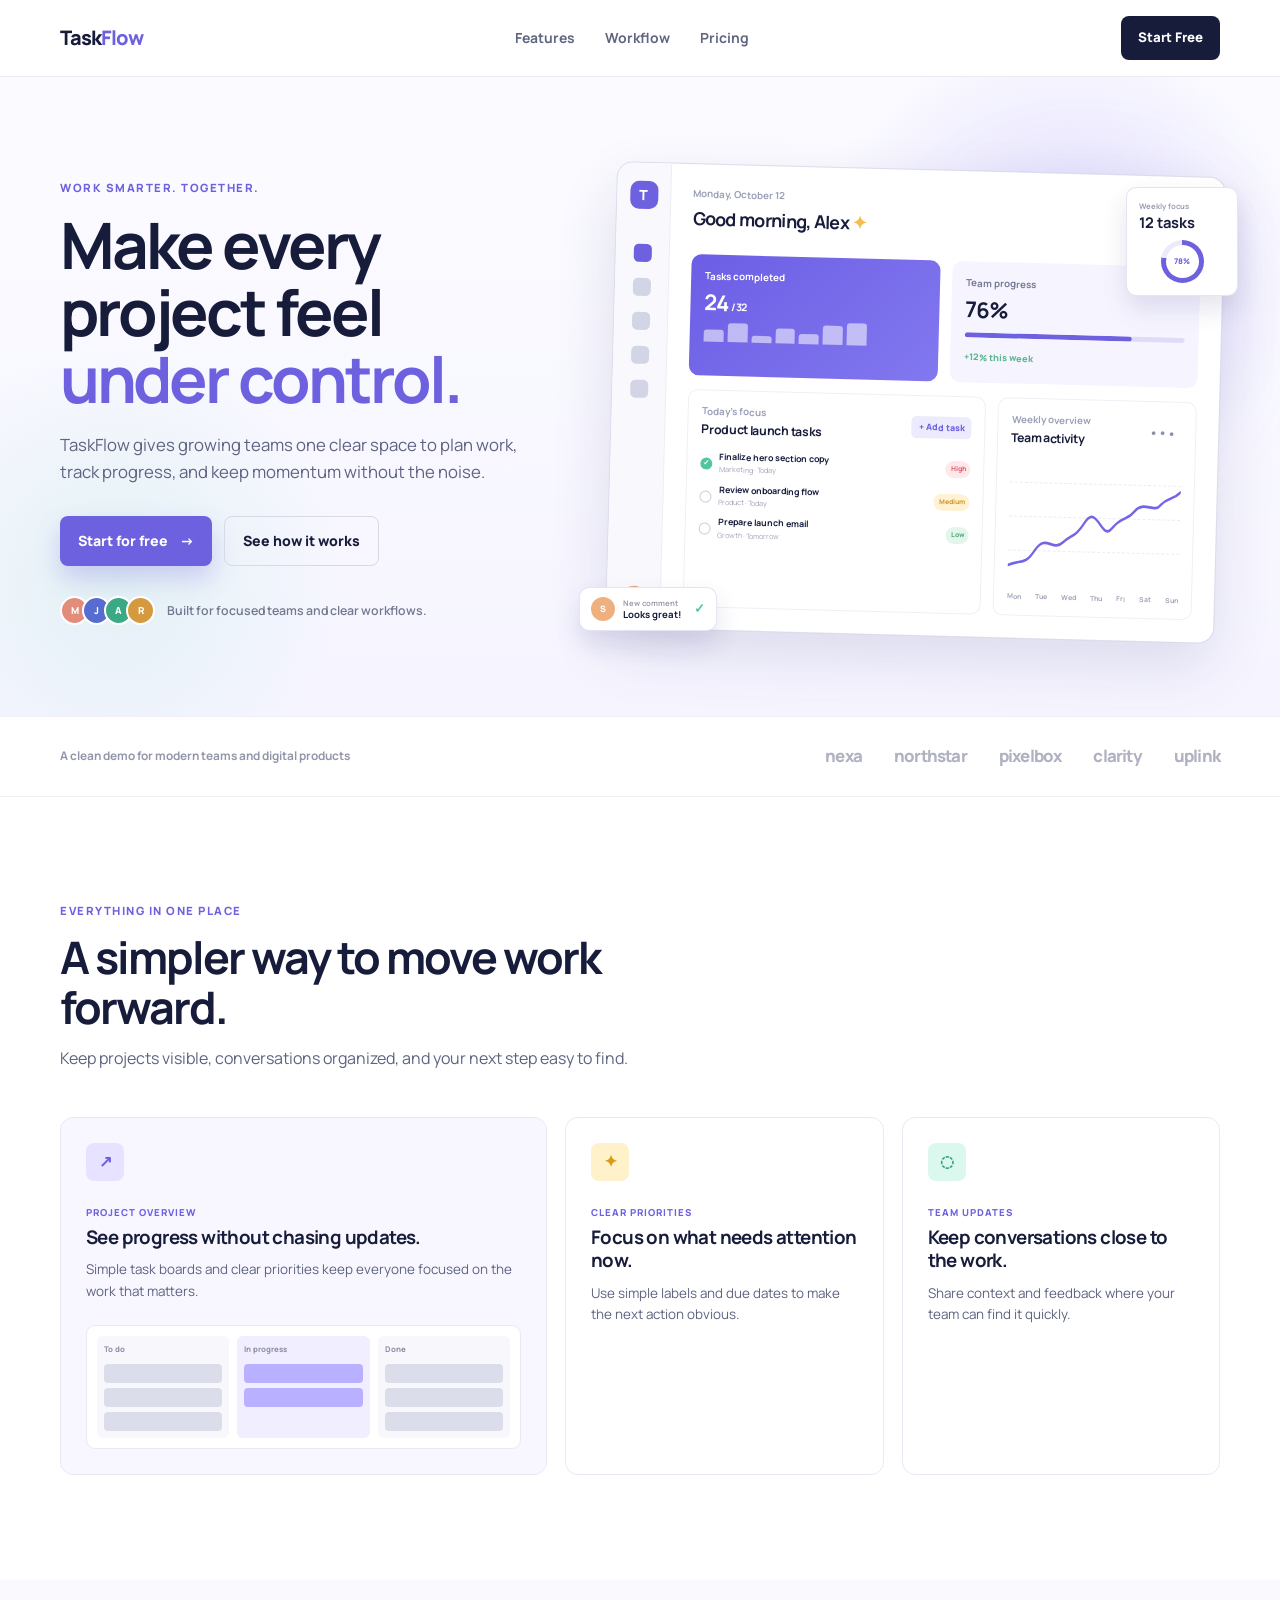
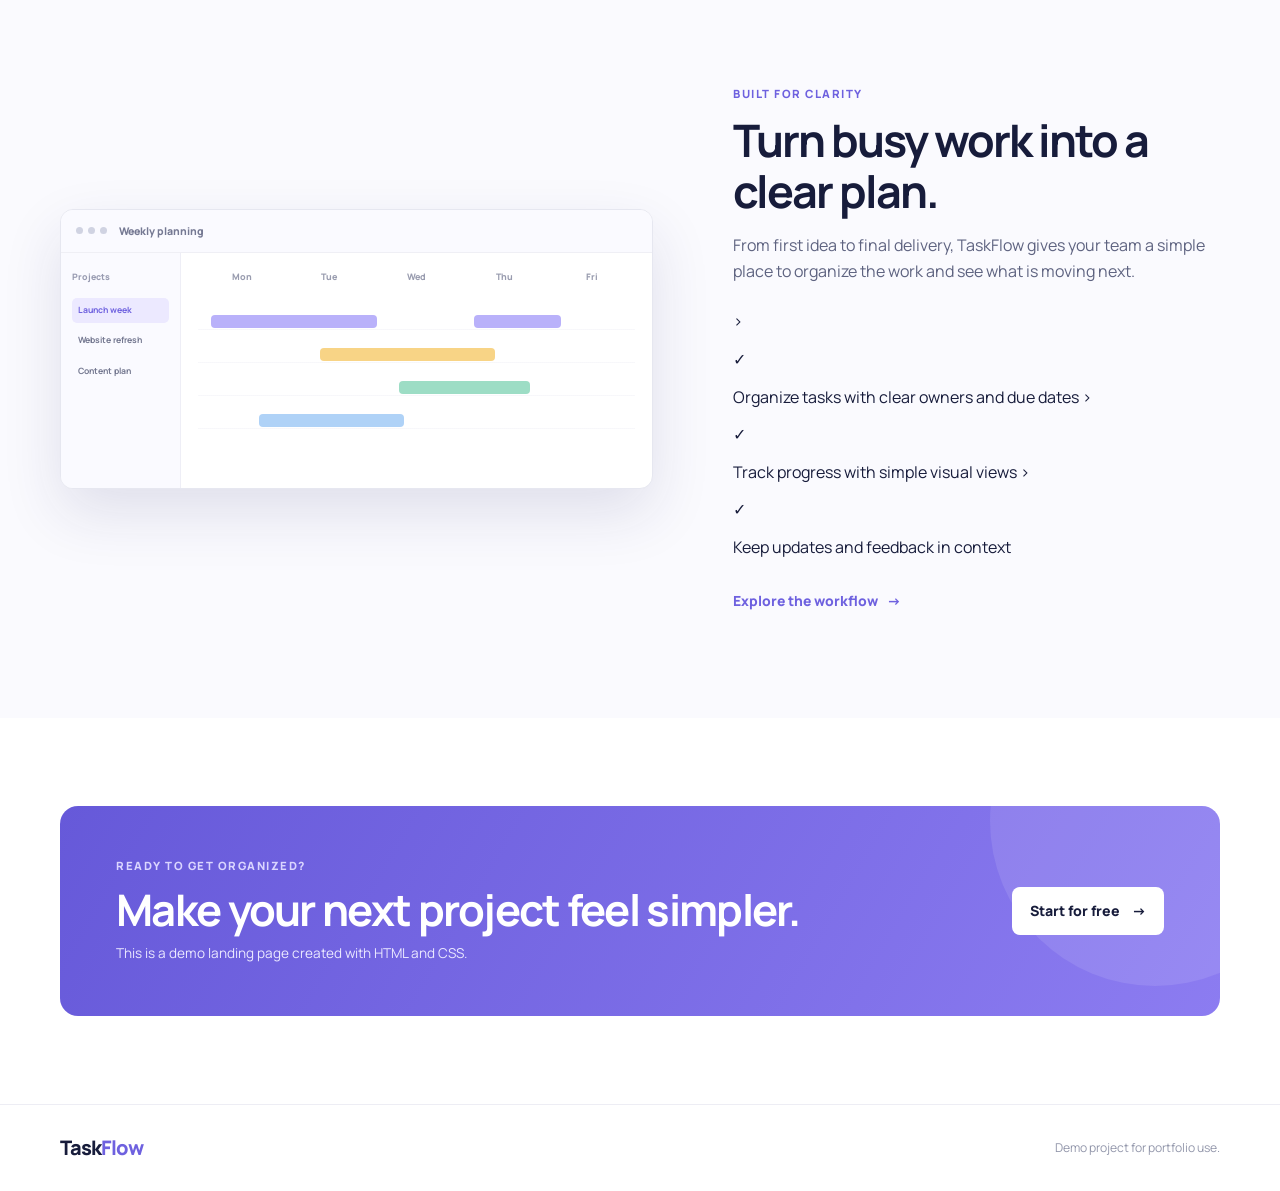
<file: projects/saas-landing-page/index.html>
<!DOCTYPE html>
<html lang="en">
<!DOCTYPE html>
<html lang="en">
<head>
  <meta charset="UTF-8">

  <meta
    name="viewport"
    content="width=device-width, initial-scale=1.0"
  >

  <meta
    name="description"
    content="TaskFlow is a responsive SaaS landing page demo project."
  >

  <title>TaskFlow | Team Work Made Clear</title>

  <!-- Google Fonts -->
  <link rel="preconnect" href="https://fonts.googleapis.com">
  <link
    rel="preconnect"
    href="https://fonts.gstatic.com"
    crossorigin
  >
  <link
    href="https://fonts.googleapis.com/css2?family=Manrope:wght@400;500;600;700;800&display=swap"
    rel="stylesheet"
  >

  <!-- SaaS project CSS -->
  <link rel="stylesheet" href="./style.css">
</head>
<body>

  <header class="header">
    <div class="container nav">
      <a class="logo" href="#">Task<span>Flow</span></a>

      <nav class="nav-links">
        <a href="#features">Features</a>
        <a href="#workflow">Workflow</a>
        <a href="#pricing">Pricing</a>
      </nav>

      <a class="nav-button" href="#start">Start Free</a>
    </div>
  </header>

  <main>
    <section class="hero">
      <div class="container hero-grid">
        <div class="hero-content">
          <p class="eyebrow">WORK SMARTER. TOGETHER.</p>
          <h1>Make every project feel <span>under control.</span></h1>
          <p class="hero-text">
            TaskFlow gives growing teams one clear space to plan work,
            track progress, and keep momentum without the noise.
          </p>

          <div class="hero-actions">
            <a class="btn btn-primary" href="#start">Start for free <span>→</span></a>
            <a class="btn btn-secondary" href="#workflow">See how it works</a>
          </div>

          <div class="hero-proof">
            <div class="avatars">
              <span class="avatar avatar-one">M</span>
              <span class="avatar avatar-two">J</span>
              <span class="avatar avatar-three">A</span>
              <span class="avatar avatar-four">R</span>
            </div>
            <p>Built for focused teams and clear workflows.</p>
          </div>
        </div>

        <div class="hero-dashboard">
          <div class="dashboard-glow"></div>

          <div class="dashboard">
            <aside class="sidebar">
              <div class="sidebar-logo">T</div>
              <div class="sidebar-icons">
                <i class="active"></i>
                <i></i>
                <i></i>
                <i></i>
                <i></i>
              </div>
              <div class="sidebar-user"></div>
            </aside>

            <div class="dashboard-main">
              <div class="dashboard-top">
                <div>
                  <p>Monday, October 12</p>
                  <h2>Good morning, Alex <span>✦</span></h2>
                </div>
                <div class="top-actions">
                  <b>⌕</b>
                  <b>◌</b>
                  <span>AS</span>
                </div>
              </div>

              <div class="stats-row">
                <article class="stat-card purple-card">
                  <p>Tasks completed</p>
                  <strong>24 <small>/ 32</small></strong>
                  <div class="mini-bars">
                    <i></i><i></i><i></i><i></i><i></i><i></i><i></i>
                  </div>
                </article>

                <article class="stat-card light-card">
                  <p>Team progress</p>
                  <strong>76%</strong>
                  <div class="progress-track"><span></span></div>
                  <small>+12% this week</small>
                </article>
              </div>

              <div class="dashboard-content">
                <div class="task-area">
                  <div class="panel-title">
                    <div>
                      <p>Today’s focus</p>
                      <h3>Product launch tasks</h3>
                    </div>
                    <button>+ Add task</button>
                  </div>

                  <div class="task-list">
                    <div class="task-item">
                      <span class="check done">✓</span>
                      <div>
                        <strong>Finalize hero section copy</strong>
                        <small>Marketing · Today</small>
                      </div>
                      <em class="priority high">High</em>
                    </div>

                    <div class="task-item">
                      <span class="check"></span>
                      <div>
                        <strong>Review onboarding flow</strong>
                        <small>Product · Today</small>
                      </div>
                      <em class="priority medium">Medium</em>
                    </div>

                    <div class="task-item">
                      <span class="check"></span>
                      <div>
                        <strong>Prepare launch email</strong>
                        <small>Growth · Tomorrow</small>
                      </div>
                      <em class="priority low">Low</em>
                    </div>
                  </div>
                </div>

                <div class="chart-area">
                  <div class="panel-title">
                    <div>
                      <p>Weekly overview</p>
                      <h3>Team activity</h3>
                    </div>
                    <button class="dots">•••</button>
                  </div>

                  <div class="chart">
                    <div class="grid-line line-one"></div>
                    <div class="grid-line line-two"></div>
                    <div class="grid-line line-three"></div>
                    <svg viewBox="0 0 340 155" preserveAspectRatio="none">
                      <defs>
                        earGradient id="fillGradient" x1="0" x2="0" y1="0" y2="1">
                          <stop offset="0%" stop-color="#7567e8" stop-opacity="0.35"/>
                          <stop offset="100%" stop-color="#7567e8" stop-opacity="0"/>
                        </linearGradient>
                      </defs>
                      <path d="M0,122 C24,112 33,124 53,99 C75,73 88,102 109,86 C126,74 133,78 150,57 C175,26 185,84 205,64 C226,44 234,53 249,38 C266,21 288,40 300,28 C316,15 325,20 340,8 L340,155 L0,155 Z" fill="url(#fillGradient)"/>
                      <path d="M0,122 C24,112 33,124 53,99 C75,73 88,102 109,86 C126,74 133,78 150,57 C175,26 185,84 205,64 C226,44 234,53 249,38 C266,21 288,40 300,28 C316,15 325,20 340,8" fill="none" stroke="#7465e7" stroke-width="4" stroke-linecap="round"/>
                    </svg>
                    <div class="chart-labels">
                      <span>Mon</span><span>Tue</span><span>Wed</span><span>Thu</span><span>Fri</span><span>Sat</span><span>Sun</span>
                    </div>
                  </div>
                </div>
              </div>
            </div>
          </div>

          <div class="floating-card card-one">
            <span class="small-avatar">S</span>
            <div>
              <p>New comment</p>
              <strong>Looks great!</strong>
            </div>
            <b>✓</b>
          </div>

          <div class="floating-card card-two">
            <p>Weekly focus</p>
            <strong>12 tasks</strong>
            <div class="ring"><span>78%</span></div>
          </div>
        </div>
      </div>
    </section>

    <section class="trusted">
      <div class="container trusted-content">
        <p>A clean demo for modern teams and digital products</p>
        <div class="brand-list">
          <span>nexa</span>
          <span>northstar</span>
          <span>pixelbox</span>
          <span>clarity</span>
          <span>uplink</span>
        </div>
      </div>
    </section>

    <section class="section features" id="features">
      <div class="container">
        <div class="section-heading">
          <p class="eyebrow">EVERYTHING IN ONE PLACE</p>
          <h2>A simpler way to move work forward.</h2>
          <p>Keep projects visible, conversations organized, and your next step easy to find.</p>
        </div>

        <div class="feature-grid">
          <article class="feature-card large-feature">
            <div class="feature-icon purple">↗</div>
            <p class="feature-label">PROJECT OVERVIEW</p>
            <h3>See progress without chasing updates.</h3>
            <p>Simple task boards and clear priorities keep everyone focused on the work that matters.</p>
            <div class="board-preview">
              <div class="board-column">
                <span>To do</span>
                <i></i><i></i><i></i>
              </div>
              <div class="board-column active-column">
                <span>In progress</span>
                <i></i><i></i>
              </div>
              <div class="board-column">
                <span>Done</span>
                <i></i><i></i><i></i>
              </div>
            </div>
          </article>

          <article class="feature-card">
            <div class="feature-icon yellow">✦</div>
            <p class="feature-label">CLEAR PRIORITIES</p>
            <h3>Focus on what needs attention now.</h3>
            <p>Use simple labels and due dates to make the next action obvious.</p>
          </article>

          <article class="feature-card">
            <div class="feature-icon green">◌</div>
            <p class="feature-label">TEAM UPDATES</p>
            <h3>Keep conversations close to the work.</h3>
            <p>Share context and feedback where your team can find it quickly.</p>
          </article>
        </div>
      </div>
    </section>

    <section class="section workflow" id="workflow">
      <div class="container workflow-grid">
        <div class="workflow-visual">
          <div class="workflow-window">
            <div class="window-head">
              <span></span><span></span><span></span>
              <p>Weekly planning</p>
            </div>
            <div class="workflow-body">
              <div class="week-side">
                <p>Projects</p>
                <i class="selected">Launch week</i>
                <i>Website refresh</i>
                <i>Content plan</i>
              </div>
              <div class="week-main">
                <div class="week-days">
                  <span>Mon</span><span>Tue</span><span>Wed</span><span>Thu</span><span>Fri</span>
                </div>
                <div class="calendar-lines">
                  <i class="purple-line"></i>
                  <i class="yellow-line"></i>
                  <i class="green-line"></i>
                  <i class="blue-line"></i>
                  <i class="purple-line short"></i>
                </div>
              </div>
            </div>
          </div>
        </div>

        <div class="workflow-content">
          <p class="eyebrow">BUILT FOR CLARITY</p>
          <h2>Turn busy work into a clear plan.</h2>
          <p>
            From first idea to final delivery, TaskFlow gives your team a simple
            place to organize the work and see what is moving next.
          </p>

          <ul>
            ><span>✓</span> Organize tasks with clear owners and due dates</li>
            ><span>✓</span> Track progress with simple visual views</li>
            ><span>✓</span> Keep updates and feedback in context</li>
          </ul>

          <a class="text-link" href="#start">Explore the workflow <span>→</span></a>
        </div>
      </div>
    </section>

    <section class="cta" id="start">
      <div class="container cta-box">
        <div>
          <p class="eyebrow">READY TO GET ORGANIZED?</p>
          <h2>Make your next project feel simpler.</h2>
          <p>This is a demo landing page created with HTML and CSS.</p>
        </div>
        <a href="#" class="btn btn-light">Start for free <span>→</span></a>
      </div>
    </section>
  </main>

  <footer>
    <div class="container footer-content">
      <a class="logo" href="#">Task<span>Flow</span></a>
      <p>Demo project for portfolio use.</p>
    </div>
  </footer>

</body>
</html>
</file>
<file: style.css>
/* =====================================
   BASE
===================================== */

:root {
  --background: #f7f9fc;
  --surface: #ffffff;
  --text: #17263e;
  --muted: #52627a;
  --accent: #3458d4;
  --border: #dce4ef;
  --radius: 14px;
}

*,
*::before,
*::after {
  box-sizing: border-box;
}

html {
  scroll-behavior: smooth;
  scroll-padding-top: 30px;
}

body {
  margin: 0;
  background: var(--background);
  color: var(--text);

  font-family: Arial, Helvetica, sans-serif;
  font-size: 15px;
  line-height: 1.75;

  -webkit-font-smoothing: antialiased;
}

a {
  color: inherit;
  text-decoration: none;
}

a:focus-visible,
summary:focus-visible {
  outline: 3px solid #4365d9;
  outline-offset: 5px;
}

h1,
h2,
h3,
p {
  margin-top: 0;
}

h1,
h2,
h3 {
  line-height: 1.15;
  letter-spacing: -0.045em;
  overflow-wrap: break-word;
}

p {
  color: var(--muted);
}

.container {
  width: min(1100px, calc(100% - 64px));
  margin-inline: auto;
}

.section {
  padding-top: 80px;
}

.specialties,
.project-tags,
.service-tags,
.skill-tags,
.process-grid {
  margin: 0;
  padding: 0;
  list-style: none;
}

.skip-link {
  position: fixed;
  top: 12px;
  left: 12px;
  z-index: 100;

  padding: 10px 16px;
  border-radius: 6px;

  background: var(--text);
  color: #ffffff;

  transform: translateY(-160%);
}

.skip-link:focus {
  transform: translateY(0);
}

/* =====================================
   HEADER & BRAND
===================================== */

.site-header {
  border-bottom: 1px solid #dce5f2;
  background: #ffffff;
}

.header-inner {
  display: flex;
  align-items: center;
  justify-content: space-between;
  gap: 24px;

  min-height: 94px;
}

.brand {
  display: inline-flex;
  flex-direction: column;
  align-items: flex-start;
  justify-content: center;
  flex-shrink: 0;
  gap: 5px;

  padding-block: 6px;
  line-height: 1;
}

.brand-name {
  color: #17263e;
  font-size: 23px;
  font-weight: 700;
  letter-spacing: -0.8px;
}

.brand-dot {
  color: var(--accent);
}

.brand-role {
  color: #65758d;
  font-size: 10px;
  font-weight: 500;
  line-height: 1.4;
  letter-spacing: 0.13em;
  text-transform: uppercase;
}

.brand:hover .brand-name {
  color: var(--accent);
}

.navigation {
  display: flex;
  align-items: center;
  justify-content: flex-end;
  gap: 7px;
}

.navigation a {
  display: inline-flex;
  align-items: center;
  justify-content: center;
  gap: 8px;

  min-height: 44px;
  padding: 10px 13px;

  border: 1px solid transparent;
  border-radius: 7px;

  color: #4c5d76;
  font-size: 12px;
  line-height: 1;
  white-space: nowrap;

  transition:
    background 0.2s,
    color 0.2s;
}

.navigation a:hover {
  background: #edf2ff;
  color: #2c4cbe;
}

.navigation .nav-contact {
  border-color: #d4dfff;
  background: #edf2ff;
  color: #2f4fbd;
}

.navigation .nav-contact:hover {
  background: #e1e9ff;
}

/* =====================================
   HERO
===================================== */

.hero {
  overflow: hidden;
  border-bottom: 1px solid #dfe7f4;

  background: linear-gradient(
    115deg,
    #f1f5ff,
    #f8faff 65%,
    #edf5ff
  );
}

.hero-content {
  position: relative;
  isolation: isolate;

  padding: 80px 0 55px;
}

.hero-content::after {
  content: "";

  position: absolute;
  top: 20px;
  right: 0;
  z-index: -1;

  width: min(480px, 65%);
  height: 390px;

  background: radial-gradient(
    ellipse,
    #dce7ff,
    #edf3ff 42%,
    transparent 72%
  );

  pointer-events: none;
}

.hero-label {
  display: inline-flex;
  align-items: center;
  gap: 8px;

  margin-bottom: 25px;
  padding: 7px 12px;

  border: 1px solid #cedbfa;
  border-radius: 100px;
  background: #e7efff;

  color: #3553a7;
  font-size: 10px;
  font-weight: 600;
  letter-spacing: 0.1em;
}

.hero-label > span {
  flex-shrink: 0;

  width: 5px;
  height: 5px;

  border-radius: 50%;
  background: #4969d8;
}

h1 {
  margin-bottom: 25px;

  font-size: clamp(48px, 6.5vw, 78px);
  font-weight: 500;
  line-height: 1.07;
  letter-spacing: -0.065em;
}

h1 > span {
  color: #4968c4;
}

.hero-description {
  max-width: 510px;
  margin-bottom: 0;

  color: #4f6180;
  font-size: 15px;
  line-height: 1.9;
}

.hero-actions {
  display: flex;
  flex-wrap: wrap;
  align-items: center;
  gap: 12px;

  margin-top: 29px;
}

.button {
  display: inline-flex;
  align-items: center;
  justify-content: center;
  gap: 25px;

  min-height: 46px;
  padding: 12px 19px;

  border: 1px solid transparent;
  border-radius: 7px;

  font-size: 12px;
  font-weight: 500;
  line-height: 1.5;
  text-align: center;

  transition:
    background 0.2s,
    border-color 0.2s;
}

.button-primary {
  border-color: var(--accent);
  background: var(--accent);
  color: #ffffff;
}

.button-primary:hover {
  border-color: #2847b5;
  background: #2847b5;
}

.button-secondary {
  border-color: #cbd8f2;
  background: #ffffff;
  color: #3653a1;
}

.button-secondary:hover {
  background: #eaf0ff;
}

.hero-note {
  margin: 20px 0 0;

  color: #60718c;
  font-size: 12px;
  line-height: 1.8;
}

.specialties {
  display: flex;
  flex-wrap: wrap;
  align-items: center;
  gap: 12px 25px;

  padding-block: 22px;
  border-top: 1px solid #d7e1f2;

  color: #526788;
  font-size: 11px;
}

.specialties li {
  display: inline-flex;
  align-items: center;
  gap: 9px;
}

.specialties li::before {
  content: "";

  width: 4px;
  height: 4px;

  border-radius: 50%;
  background: #7e99da;
}

/* =====================================
   SECTION HEADINGS
===================================== */

.section-heading {
  display: flex;
  align-items: flex-end;
  justify-content: space-between;
  gap: 35px;

  margin-bottom: 30px;
}

.eyebrow {
  margin-bottom: 15px;

  color: #3658b5;
  font-size: 11px;
  font-weight: 700;
  letter-spacing: 0.1em;
}

h2 {
  margin-bottom: 0;

  font-size: clamp(29px, 3.3vw, 38px);
  font-weight: 500;
}

.section-description {
  max-width: 290px;
  margin-bottom: 0;

  color: #566780;
  font-size: 13px;
  line-height: 1.85;
}

/* =====================================
   PROJECTS & SCREENSHOTS
===================================== */

.project-grid {
  display: grid;
  grid-template-columns: repeat(2, minmax(0, 1fr));
  gap: 24px;
}

.project-card {
  display: flex;
  flex-direction: column;
  min-width: 0;
  overflow: hidden;

  padding: 10px;

  border: 1px solid var(--border);
  border-radius: var(--radius);
  background: #ffffff;

  box-shadow: 0 4px 16px rgb(28 49 89 / 3%);
}

.project-image {
  position: relative;
  display: block;

  overflow: hidden;
  aspect-ratio: 3 / 2;

  border-radius: 8px;
}

.image-saas {
  background: #eae8fa;
  color: #5d4a85;
}

.image-service {
  background: #e7f2ed;
  color: #366d58;
}

.image-fix {
  background: #eaf0f8;
  color: #3f5d87;
}

.image-placeholder {
  position: absolute;
  inset: 0;

  display: flex;
  flex-direction: column;
  align-items: center;
  justify-content: center;
  gap: 14px;

  padding: 30px 25px 55px;
  text-align: center;
}

.placeholder-category {
  font-size: 9px;
  font-weight: 600;
  letter-spacing: 0.12em;
}

.image-placeholder strong {
  font-size: clamp(23px, 3vw, 34px);
  font-weight: 500;
  line-height: 1.15;
  letter-spacing: -0.04em;
}

.image-placeholder > span:last-child {
  font-size: 12px;
}

.project-screenshot {
  position: absolute;
  inset: 0;

  display: block;
  width: 100%;
  height: 100%;

  object-fit: contain;
  object-position: center;

  visibility: hidden;
}

.project-screenshot[hidden] {
  display: none;
}

.project-image.has-image {
  background: #edf1f7;
}

.has-image .project-screenshot {
  visibility: visible;
}

.has-image .image-placeholder {
  display: none;
}

.image-link {
  position: absolute;
  right: 12px;
  bottom: 12px;
  z-index: 1;

  padding: 8px 12px;

  border: 1px solid #cdd9ec;
  border-radius: 6px;
  background: #ffffff;

  color: #284677;
  font-size: 11px;
  font-weight: 600;

  box-shadow: 0 2px 8px rgb(23 38 62 / 6%);
}

.project-image:hover .image-link {
  background: #edf2ff;
}

.project-content {
  display: flex;
  flex: 1;
  flex-direction: column;
  min-width: 0;

  padding: 22px 13px 15px;
}

.project-category {
  margin-bottom: 9px;

  color: #4762a3;
  font-size: 10px;
  font-weight: 600;
  line-height: 1.7;
  letter-spacing: 0.08em;
}

.project-content h3 {
  margin-bottom: 10px;

  color: #1d2f4b;
  font-size: 22px;
  font-weight: 500;
}

.project-description {
  max-width: 540px;
  margin-bottom: 18px;

  color: #56667c;
  font-size: 14px;
  line-height: 1.85;
}

.project-detail {
  margin-bottom: 16px;
  padding-top: 15px;

  border-top: 1px solid #e8edf4;
}

.project-detail > span {
  color: #405777;
  font-size: 11px;
  font-weight: 600;
}

.project-detail p {
  max-width: 540px;
  margin: 6px 0 0;

  color: #627188;
  font-size: 14px;
  line-height: 1.85;
}

.project-tags {
  display: flex;
  flex-wrap: wrap;
  gap: 6px;

  margin-bottom: 20px;
}

.project-tags li {
  padding: 4px 8px;

  border: 1px solid #dfe7f2;
  border-radius: 4px;
  background: #f5f8fd;

  color: #536987;
  font-size: 11px;
}

.project-link {
  display: inline-flex;
  align-items: center;
  align-self: flex-start;
  gap: 17px;

  min-height: 44px;
  margin-top: auto;
  padding: 8px 0;

  color: #3458c5;
  font-size: 13px;
  font-weight: 600;
}

.project-link:hover {
  color: #203e9f;
  text-decoration: underline;
  text-underline-offset: 5px;
}

.project-wide {
  display: grid;
  grid-column: 1 / -1;
  grid-template-columns: 1.1fr 1fr;
  align-items: stretch;
}

.project-wide .project-image {
  min-height: 310px;
  height: 100%;
  aspect-ratio: auto;
}

.project-wide .project-content {
  padding: 25px;
}

.project-note {
  margin: 20px 0 0;

  color: #63738b;
  font-size: 12px;
  line-height: 1.8;
}

/* =====================================
   SERVICES
===================================== */

.services-grid {
  display: grid;
  grid-template-columns: repeat(3, minmax(0, 1fr));
  gap: 18px;
}

.service-card {
  display: flex;
  flex-direction: column;
  min-width: 0;

  padding: 26px;

  border: 1px solid;
  border-top-width: 4px;
  border-radius: var(--radius);
}

.service-top {
  display: flex;
  align-items: center;
  justify-content: space-between;

  margin-bottom: 28px;
}

.service-icon {
  display: grid;
  place-items: center;

  width: 42px;
  height: 42px;

  border: 1px solid;
  border-radius: 10px;
  background: #ffffff;

  font-size: 24px;
  line-height: 1;
}

.code-icon {
  font-size: 15px;
}

.service-number {
  font-size: 11px;
}

.service-card h3 {
  max-width: 250px;
  margin-bottom: 15px;

  font-size: 23px;
  font-weight: 500;
  line-height: 1.2;
}

.service-card > p {
  margin-bottom: 25px;

  font-size: 14px;
  line-height: 1.85;
}

.service-tags {
  display: flex;
  flex-wrap: wrap;
  gap: 6px;

  margin-top: auto;
  padding-top: 17px;

  border-top: 1px solid;
}

.service-tags li {
  font-size: 11px;
}

.service-tags li + li::before {
  content: "·";
  margin-right: 6px;
}

/* Blue service */

.service-blue {
  border-color: #cfdef7;
  border-top-color: #4269d8;
  background: #eef5ff;
}

.service-blue .service-icon {
  border-color: #ccdaf7;
  color: #365bc7;
}

.service-blue h3 {
  color: #25478f;
}

.service-blue > p {
  color: #4c6386;
}

.service-blue .service-number,
.service-blue .service-tags li {
  color: #496599;
}

.service-blue .service-tags {
  border-top-color: #d6e2f5;
}

/* Violet service */

.service-purple {
  border-color: #ddd1f4;
  border-top-color: #8860c5;
  background: #f4efff;
}

.service-purple .service-icon {
  border-color: #dfd2f6;
  color: #7950b7;
}

.service-purple h3 {
  color: #61408e;
}

.service-purple > p {
  color: #6b5985;
}

.service-purple .service-number,
.service-purple .service-tags li {
  color: #765997;
}

.service-purple .service-tags {
  border-top-color: #e2d8f0;
}

/* Teal service */

.service-teal {
  border-color: #c8e7df;
  border-top-color: #278d79;
  background: #eaf7f4;
}

.service-teal .service-icon {
  border-color: #c9e7df;
  color: #227966;
}

.service-teal h3 {
  color: #246b5e;
}

.service-teal > p {
  color: #486e66;
}

.service-teal .service-number,
.service-teal .service-tags li {
  color: #40796b;
}

.service-teal .service-tags {
  border-top-color: #cfe8e1;
}

/* =====================================
   ABOUT
===================================== */

.about-panel {
  display: grid;
  grid-template-columns: 1fr 1fr;
  align-items: start;
  gap: 55px;

  padding: 38px;

  border: 1px solid #dedbf1;
  border-radius: var(--radius);
  background: #f1eff9;
}

.about-panel .eyebrow {
  color: #7553a5;
}

.about-panel h2 {
  color: #302d4d;
  font-size: 33px;
  line-height: 1.2;
}

.about-content {
  min-width: 0;
}

.about-content > p {
  color: #625d79;
  font-size: 14px;
  line-height: 1.85;
}

.skill-tags {
  display: flex;
  flex-wrap: wrap;
  gap: 7px;

  margin-top: 22px;
}

.skill-tags li {
  padding: 5px 9px;

  border: 1px solid #dcd5ec;
  border-radius: 5px;
  background: #ffffff;

  color: #655082;
  font-size: 11px;
}

/* =====================================
   PROCESS
===================================== */

.process-grid {
  display: grid;
  grid-template-columns: repeat(4, minmax(0, 1fr));
  gap: 16px;
}

.process-card {
  min-width: 0;
  padding: 23px 20px;

  border: 1px solid var(--border);
  border-radius: 12px;
  background: #ffffff;
}

.process-number {
  display: grid;
  place-items: center;

  width: 32px;
  height: 32px;
  margin-bottom: 21px;

  border: 1px solid #d5e0fb;
  border-radius: 50%;
  background: #edf2ff;

  color: #3e60bd;
  font-size: 10px;
  font-weight: 600;
}

.process-card h3 {
  margin-bottom: 12px;

  color: #263d60;
  font-size: 19px;
  font-weight: 500;
}

.process-card p {
  margin-bottom: 0;

  color: #5a6b82;
  font-size: 14px;
  line-height: 1.85;
}

/* =====================================
   FAQ
===================================== */

.faq-layout {
  display: grid;
  grid-template-columns: 0.85fr 1.15fr;
  gap: 60px;

  padding: 35px;

  border: 1px solid #dbe5f2;
  border-radius: var(--radius);
  background: #eef4fb;
}

.faq-layout h2 {
  color: #223a5d;
}

.faq-intro {
  max-width: 280px;
  margin: 18px 0 0;

  color: #596e89;
  font-size: 14px;
  line-height: 1.85;
}

.faq-list {
  display: grid;
  align-content: start;
  gap: 10px;
  min-width: 0;
}

.faq-item {
  overflow: hidden;

  border: 1px solid #d6e1ef;
  border-radius: 8px;
  background: #ffffff;
}

.faq-item summary {
  position: relative;
  min-height: 54px;
  padding: 18px 45px 18px 19px;

  color: #304d78;
  font-size: 14px;
  line-height: 1.6;

  list-style: none;
  cursor: pointer;
}

.faq-item summary::-webkit-details-marker {
  display: none;
}

.faq-item summary::after {
  content: "+";

  position: absolute;
  top: 20px;
  right: 18px;

  color: #5273ae;
  font-size: 18px;
  line-height: 1;
}

.faq-item summary:hover {
  background: #f2f6ff;
}

.faq-item[open] {
  border-color: #bfcff0;
  background: #f9fbff;
}

.faq-item[open] summary {
  color: #284d9c;
}

.faq-item[open] summary::after {
  content: "−";
}

.faq-item summary:focus-visible {
  outline-offset: -4px;
}

.faq-answer {
  padding: 0 19px 19px;
}

.faq-answer p {
  margin: 0;

  color: #546986;
  font-size: 14px;
  line-height: 1.85;
}

/* =====================================
   CONTACT
===================================== */

.contact-section {
  padding-top: 75px;
}

.contact-panel {
  display: flex;
  align-items: center;
  justify-content: space-between;
  gap: 35px;

  padding: 43px;

  border: 1px solid #253f64;
  border-radius: var(--radius);
  background: #1a2d49;
}

.contact-panel > div {
  min-width: 0;
}

.contact-panel .eyebrow {
  color: #b4c9ff;
}

.contact-panel h2 {
  color: #ffffff;
  font-size: clamp(31px, 3.8vw, 42px);
}

.contact-panel p:not(.eyebrow) {
  max-width: 440px;
  margin: 17px 0 0;

  color: #c3d0e3;
  font-size: 14px;
  line-height: 1.85;
}

.contact-button {
  flex-shrink: 0;
  min-height: 48px;
  padding: 13px 21px;

  border-color: #e7eeff;
  background: #e7eeff;

  color: #243f79;
  font-weight: 600;
}

.contact-button:hover {
  border-color: #ffffff;
  background: #ffffff;
}

/* =====================================
   FOOTER
===================================== */

.footer {
  display: flex;
  align-items: center;
  justify-content: space-between;
  gap: 20px;

  margin-top: 28px;
  padding-block: 30px;
}

.footer-name {
  color: #314b70;
  font-size: 12px;
  font-weight: 600;
}

.footer p {
  margin: 0;
  color: #65758b;
  font-size: 11px;
}

.back-top {
  display: inline-flex;
  align-items: center;
  min-height: 40px;

  color: #456398;
  font-size: 11px;
}

.back-top:hover {
  color: #294abb;
}

/* Long text protection */

.project-description,
.project-detail p,
.about-content p,
.faq-answer p,
.contact-panel p {
  overflow-wrap: anywhere;
}

/* =====================================
   TABLET
===================================== */

@media (max-width: 900px) {
  .hero-content {
    padding-top: 65px;
  }

  .service-card {
    padding: 22px;
  }

  .service-card h3 {
    font-size: 21px;
  }

  .about-panel {
    gap: 30px;
    padding: 30px;
  }

  .about-panel h2 {
    font-size: 29px;
  }

  .process-grid {
    grid-template-columns: repeat(2, minmax(0, 1fr));
  }

  .faq-layout {
    gap: 35px;
  }

  .contact-panel {
    align-items: flex-start;
    flex-direction: column;
    gap: 25px;
  }
}

/* =====================================
   MOBILE
===================================== */

@media (max-width: 700px) {
  .container {
    width: calc(100% - 36px);
  }

  .header-inner {
    flex-direction: column;
    justify-content: center;
    gap: 14px;

    padding-block: 20px 12px;
  }

  .brand {
    align-items: center;
  }

  .brand-name {
    font-size: 24px;
  }

  .brand-role {
    font-size: 10px;
    letter-spacing: 0.11em;
  }

  .navigation {
    justify-content: center;
    gap: 4px;
    width: 100%;
  }

  .navigation a {
    min-height: 44px;
    padding: 10px 12px;
    font-size: 12px;
  }

  .hero-content {
    padding-block: 45px 35px;
  }

  .hero-content::after {
    width: 85%;
    height: 300px;
  }

  .hero-label {
    max-width: 100%;
    margin-bottom: 23px;
    font-size: 9px;
    letter-spacing: 0.08em;
  }

  h1 {
    font-size: clamp(42px, 8.8vw, 61px);
  }

  .hero-description {
    font-size: 15px;
  }

  .hero-actions {
    gap: 10px;
    margin-top: 24px;
  }

  .button {
    gap: 19px;
    padding: 12px 16px;
    font-size: 12px;
  }

  .hero-note {
    max-width: 100%;
    font-size: 11px;
  }

  .specialties {
    gap: 9px 17px;
    padding-block: 18px;
    font-size: 11px;
  }

  .section {
    padding-top: 55px;
  }

  .section-heading {
    align-items: flex-start;
    flex-direction: column;
    gap: 17px;

    margin-bottom: 25px;
  }

  .section-description {
    max-width: 100%;
    font-size: 14px;
  }

  .project-grid {
    grid-template-columns: 1fr;
    gap: 20px;
  }

  .project-card {
    padding: 8px;
  }

  .project-wide {
    display: flex;
    grid-column: auto;
  }

  .project-image,
  .project-wide .project-image {
    min-height: 0;
    height: auto;
    aspect-ratio: 3 / 2;
  }

  .project-content,
  .project-wide .project-content {
    padding: 20px 12px 15px;
  }

  .project-content h3 {
    font-size: 22px;
  }

  .services-grid {
    grid-template-columns: 1fr;
    gap: 14px;
  }

  .service-card {
    padding: 25px;
  }

  .service-top {
    margin-bottom: 23px;
  }

  .service-card h3 {
    max-width: 100%;
    font-size: 23px;
  }

  .about-panel {
    grid-template-columns: 1fr;
    gap: 25px;
    padding: 27px;
  }

  .about-panel h2 {
    font-size: 29px;
  }

  .about-panel h2 br {
    display: none;
  }

  .process-grid {
    gap: 13px;
  }

  .process-card {
    padding: 20px 16px;
  }

  .process-card h3 {
    font-size: 18px;
  }

  .faq-layout {
    grid-template-columns: 1fr;
    gap: 25px;
    padding: 25px 20px;
  }

  .faq-intro {
    max-width: 100%;
  }

  .contact-section {
    padding-top: 55px;
  }

  .contact-panel {
    align-items: stretch;
    padding: 29px 25px;
  }

  .contact-button {
    width: 100%;
  }

  .footer {
    flex-wrap: wrap;
    gap: 12px;

    margin-top: 15px;
    padding-block: 25px;
  }

  .footer p {
    order: 3;
    width: 100%;
    font-size: 11px;
  }
}

@media (max-width: 380px) {
  .container {
    width: calc(100% - 28px);
  }

  .navigation a {
    padding-inline: 10px;
    font-size: 11px;
  }

  h1 {
    font-size: 40px;
  }

  .hero-label {
    font-size: 8px;
  }

  .hero-actions {
    align-items: stretch;
    flex-direction: column;
  }

  .hero-actions .button {
    width: 100%;
    min-height: 46px;
  }

  .process-grid {
    grid-template-columns: 1fr;
  }

  .faq-layout {
    padding: 23px 17px;
  }
}

/* =====================================
   REDUCED MOTION
===================================== */

@media (prefers-reduced-motion: reduce) {
  html {
    scroll-behavior: auto;
  }

  .navigation a,
  .button {
    transition: none;
  }
}
</file>
<file: projects/frontend-bug-fix-demo/style.css>
:root {
  --navy: #111c35;
  --navy-soft: #1c2a49;
  --text: #61708b;
  --purple: #6c63e8;
  --purple-soft: #f0efff;
  --green: #25ad82;
  --green-soft: #e4f8f1;
  --red: #dd6170;
  --red-soft: #fff0f2;
  --yellow: #f5c75b;
  --white: #ffffff;
  --border: #e5e9f1;
  --bg: #f8faff;
  --shadow: 0 20px 55px rgba(20, 36, 70, 0.1);
}

* {
  box-sizing: border-box;
  margin: 0;
  padding: 0;
}

html {
  scroll-behavior: smooth;
}

body {
  background: var(--white);
  color: var(--navy);
  font-family: "Plus Jakarta Sans", Arial, sans-serif;
  line-height: 1.6;
}

a {
  color: inherit;
  text-decoration: none;
}

.container {
  margin: 0 auto;
  width: min(1160px, calc(100% - 40px));
}

.topbar {
  background: var(--navy);
  color: #fff;
}

.topbar-content {
  align-items: center;
  display: flex;
  justify-content: space-between;
  min-height: 64px;
}

.brand {
  font-size: 1.06rem;
  font-weight: 800;
  letter-spacing: -0.9px;
}

.brand span {
  color: #9a93ff;
}

.topbar p {
  color: #aeb9d2;
  font-size: 0.75rem;
  font-weight: 600;
}

.view-result {
  color: #d7d3ff;
  font-size: 0.76rem;
  font-weight: 700;
}

.view-result span {
  margin-left: 5px;
}

.intro {
  background:
    radial-gradient(circle at 85% 10%, rgba(108, 99, 232, 0.15), transparent 22%),
    linear-gradient(180deg, #fbfcff 0%, #f4f6ff 100%);
  padding: 88px 0 80px;
}

.intro-content {
  max-width: 770px;
  text-align: center;
}

.eyebrow {
  color: var(--purple);
  font-size: 0.69rem;
  font-weight: 800;
  letter-spacing: 1.4px;
  text-transform: uppercase;
}

.intro h1,
.comparison-heading h2,
.fix-summary h2,
.code-content h2,
.closing h2 {
  color: var(--navy);
  font-size: clamp(2.3rem, 4.6vw, 4.45rem);
  letter-spacing: -2.8px;
  line-height: 1.08;
  margin-top: 12px;
}

.intro h1 span {
  color: var(--purple);
}

.intro-content > p:last-child {
  color: var(--text);
  font-size: 1.03rem;
  margin: 18px auto 0;
  max-width: 650px;
}

.comparison {
  padding: 94px 0;
}

.comparison-heading {
  align-items: end;
  display: flex;
  justify-content: space-between;
  margin-bottom: 38px;
}

.comparison-heading h2,
.fix-summary h2,
.code-content h2,
.closing h2 {
  font-size: clamp(1.9rem, 3.2vw, 3rem);
  letter-spacing: -1.7px;
}

.comparison-heading > p {
  color: var(--text);
  font-size: 0.85rem;
  max-width: 355px;
}

.comparison-grid {
  display: grid;
  gap: 22px;
  grid-template-columns: 1fr 1fr;
}

.preview-card {
  border: 1px solid var(--border);
  border-radius: 14px;
  overflow: hidden;
  padding: 22px;
}

.before-card {
  background: #fffafa;
}

.after-card {
  background: #fbfffd;
}

.preview-top {
  align-items: center;
  display: flex;
  justify-content: space-between;
  margin-bottom: 20px;
}

.preview-top > div {
  align-items: center;
  display: grid;
  gap: 1px 9px;
  grid-template-columns: 30px 1fr;
}

.preview-top .status {
  align-items: center;
  border-radius: 50%;
  display: flex;
  grid-row: 1 / 3;
  height: 30px;
  justify-content: center;
  width: 30px;
}

.status-broken {
  background: var(--red-soft);
  color: var(--red);
  font-weight: 800;
}

.status-fixed {
  background: var(--green-soft);
  color: var(--green);
  font-weight: 800;
}

.preview-top p {
  color: var(--text);
  font-size: 0.61rem;
  font-weight: 800;
  text-transform: uppercase;
}

.preview-top h3 {
  font-size: 0.95rem;
  letter-spacing: -0.4px;
}

.issue-count {
  background: var(--red-soft);
  border-radius: 999px;
  color: var(--red);
  font-size: 0.65rem;
  font-weight: 800;
  padding: 5px 8px;
}

.fixed-count {
  background: var(--green-soft);
  color: var(--green);
}

.browser {
  background: #fff;
  border: 1px solid #dde3ef;
  border-radius: 9px;
  box-shadow: 0 12px 25px rgba(22, 38, 74, 0.08);
  overflow: hidden;
}

.browser-bar {
  align-items: center;
  background: #f4f6fa;
  border-bottom: 1px solid #e6e9f0;
  display: flex;
  gap: 5px;
  height: 29px;
  padding: 0 10px;
}

.browser-bar i {
  background: #c6ccdc;
  border-radius: 50%;
  display: block;
  height: 6px;
  width: 6px;
}

.browser-bar span {
  background: #e5e8f0;
  border-radius: 5px;
  color: #9da6b9;
  font-size: 0.45rem;
  margin-left: 6px;
  padding: 3px 18px;
}

.broken-page,
.fixed-page {
  min-height: 278px;
  padding: 13px;
}

.broken-page {
  background: #fdfdfd;
  overflow: hidden;
}

.broken-nav {
  align-items: center;
  display: flex;
  justify-content: space-between;
  min-width: 495px;
}

.broken-nav strong,
.fixed-nav strong {
  color: var(--navy);
  font-size: 0.7rem;
  letter-spacing: -0.4px;
}

.broken-nav div {
  display: flex;
  gap: 19px;
}

.broken-nav a {
  color: #7d8395;
  font-size: 0.52rem;
  font-weight: 700;
}

.broken-hero {
  background: #eceaff;
  display: flex;
  height: 147px;
  margin-top: 12px;
  min-width: 500px;
  padding: 20px 13px;
  position: relative;
}

.broken-copy {
  width: 58%;
}

.broken-copy p,
.fixed-copy p {
  color: var(--purple);
  font-size: 0.43rem;
  font-weight: 800;
  letter-spacing: 0.7px;
}

.broken-copy h4,
.fixed-copy h4 {
  color: var(--navy);
  font-size: 1rem;
  letter-spacing: -0.7px;
  line-height: 1.1;
  margin-top: 6px;
}

.broken-copy > span,
.fixed-copy > span {
  color: #727991;
  display: block;
  font-size: 0.5rem;
  margin-top: 5px;
}

.broken-copy button,
.fixed-copy button {
  background: var(--purple);
  border: 0;
  border-radius: 4px;
  color: #fff;
  font-size: 0.48rem;
  font-weight: 700;
  margin-top: 10px;
  padding: 6px 9px;
}

.broken-art {
  position: absolute;
  right: -20px;
  top: 16px;
  transform: rotate(-10deg);
  width: 185px;
}

.broken-art i {
  background: #bcb5ff;
  border-radius: 6px;
  display: block;
  height: 42px;
  margin-top: 7px;
  width: 100%;
}

.broken-art i:nth-child(2) {
  background: #d9d5ff;
  margin-left: 35px;
  width: 80%;
}

.broken-art i:nth-child(3) {
  background: #aaa1fb;
  margin-left: 8px;
  width: 90%;
}

.broken-cards {
  display: flex;
  gap: 8px;
  margin-top: 12px;
  min-width: 490px;
}

.broken-cards article {
  background: #fff3f3;
  border: 1px solid #f5d5d8;
  min-width: 165px;
  padding: 10px;
}

.broken-cards b,
.fixed-cards b {
  color: var(--purple);
  display: block;
  font-size: 0.55rem;
}

.broken-cards span,
.fixed-cards span {
  color: var(--navy);
  display: block;
  font-size: 0.62rem;
  font-weight: 700;
  margin-top: 2px;
}

.fixed-page {
  background: #fcfffd;
}

.fixed-nav {
  align-items: center;
  display: flex;
  justify-content: space-between;
}

.fixed-links {
  display: flex;
  gap: 13px;
}

.fixed-links a {
  color: #75808f;
  font-size: 0.5rem;
  font-weight: 700;
}

.menu-button {
  background: transparent;
  border: 0;
  color: var(--navy);
  display: none;
  font-size: 0.7rem;
}

.fixed-hero {
  align-items: center;
  background: linear-gradient(135deg, #f0efff, #f5f8ff);
  display: grid;
  gap: 10px;
  grid-template-columns: 0.95fr 0.8fr;
  margin-top: 12px;
  min-height: 147px;
  padding: 15px;
}

.fixed-copy h4 {
  font-size: 1.05rem;
}

.fixed-copy button {
  align-items: center;
  display: inline-flex;
  gap: 6px;
}

.fixed-art {
  min-height: 100px;
  position: relative;
}

.art-card {
  background: #fff;
  border: 1px solid #e5e4fb;
  border-radius: 6px;
  box-shadow: 0 6px 12px rgba(76, 68, 164, 0.1);
  padding: 8px;
  position: absolute;
}

.art-card span {
  color: #9298ad;
  display: block;
  font-size: 0.4rem;
  font-weight: 700;
}

.art-card strong {
  color: var(--navy);
  display: block;
  font-size: 0.84rem;
  margin-top: 2px;
}

.art-card-one {
  left: 8px;
  top: 8px;
  width: 75px;
}

.art-card-one i {
  background: var(--purple);
  border-radius: 4px;
  display: block;
  height: 4px;
  margin-top: 6px;
  width: 70%;
}

.art-card-two {
  right: 4px;
  top: 33px;
  width: 66px;
}

.art-chart {
  align-items: end;
  background: #dcd8ff;
  border-radius: 7px;
  bottom: 4px;
  display: flex;
  gap: 4px;
  height: 43px;
  justify-content: center;
  left: 26px;
  padding: 6px;
  position: absolute;
  width: 106px;
}

.art-chart i {
  background: var(--purple);
  border-radius: 2px 2px 0 0;
  display: block;
  height: 35%;
  width: 10px;
}

.art-chart i:nth-child(2) {
  height: 65%;
}

.art-chart i:nth-child(3) {
  height: 46%;
}

.art-chart i:nth-child(4) {
  height: 82%;
}

.art-chart i:nth-child(5) {
  height: 100%;
}

.fixed-cards {
  display: grid;
  gap: 8px;
  grid-template-columns: repeat(3, 1fr);
  margin-top: 12px;
}

.fixed-cards article {
  background: #fff;
  border: 1px solid #e8edf1;
  border-radius: 6px;
  padding: 9px;
}

.issue-list {
  display: grid;
  gap: 7px;
  list-style: none;
  margin-top: 19px;
}

.issue-list li {
  align-items: center;
  color: #6f788a;
  display: flex;
  font-size: 0.73rem;
  font-weight: 600;
  gap: 7px;
}

.issue-list span {
  align-items: center;
  background: var(--red-soft);
  border-radius: 50%;
  color: var(--red);
  display: flex;
  font-size: 0.74rem;
  font-weight: 800;
  height: 18px;
  justify-content: center;
  width: 18px;
}

.fixed-list span {
  background: var(--green-soft);
  color: var(--green);
}

.fix-summary {
  background: var(--bg);
  padding: 90px 0;
}

.summary-grid {
  align-items: start;
  display: grid;
  gap: 80px;
  grid-template-columns: 0.9fr 1.1fr;
}

.summary-items {
  display: grid;
  gap: 21px;
}

.summary-items article {
  align-items: flex-start;
  display: flex;
  gap: 15px;
}

.summary-items article > span {
  color: var(--purple);
  font-family: "DM Mono", monospace;
  font-size: 0.72rem;
  font-weight: 500;
  margin-top: 3px;
}

.summary-items h3 {
  font-size: 0.97rem;
  letter-spacing: -0.3px;
}

.summary-items p {
  color: var(--text);
  font-size: 0.84rem;
  margin-top: 3px;
}

.code-section {
  padding: 100px 0;
}

.code-grid {
  align-items: center;
  display: grid;
  gap: 75px;
  grid-template-columns: 0.85fr 1.15fr;
}

.code-content > p:not(.eyebrow) {
  color: var(--text);
  margin-top: 15px;
}

.code-tags {
  display: flex;
  flex-wrap: wrap;
  gap: 8px;
  margin-top: 25px;
}

.code-tags span {
  background: var(--purple-soft);
  border-radius: 999px;
  color: var(--purple);
  font-size: 0.72rem;
  font-weight: 700;
  padding: 7px 10px;
}

.code-window {
  background: #111b33;
  border-radius: 12px;
  box-shadow: var(--shadow);
  overflow: hidden;
}

.code-header {
  align-items: center;
  background: #192642;
  display: flex;
  gap: 6px;
  padding: 14px 16px;
}

.code-header span {
  background: #51647f;
  border-radius: 50%;
  height: 7px;
  width: 7px;
}

.code-header p {
  color: #abb8d0;
  font-family: "DM Mono", monospace;
  font-size: 0.68rem;
  margin-left: 7px;
}

pre {
  overflow-x: auto;
  padding: 25px;
}

code {
  color: #cad5ed;
  font-family: "DM Mono", monospace;
  font-size: clamp(0.68rem, 1.5vw, 0.83rem);
  line-height: 1.85;
}

code b {
  color: #a99dff;
  font-weight: 500;
}

code em {
  color: #7de0be;
  font-style: normal;
}

.closing {
  padding: 0 0 85px;
}

.closing-box {
  align-items: center;
  background: linear-gradient(120deg, #171f42, #35307b);
  border-radius: 15px;
  color: #fff;
  display: flex;
  justify-content: space-between;
  padding: 47px 50px;
}

.closing .eyebrow {
  color: #c9c5ff;
}

.closing h2 {
  color: #fff;
  margin-top: 8px;
}

.closing p:not(.eyebrow) {
  color: #d5d6eb;
  font-size: 0.86rem;
  margin-top: 8px;
}

.closing a {
  background: #fff;
  border-radius: 7px;
  color: var(--navy);
  font-size: 0.82rem;
  font-weight: 800;
  padding: 12px 15px;
  white-space: nowrap;
}

.closing a span {
  margin-left: 7px;
}

footer {
  background: #0d162b;
  color: #aab6cd;
  padding: 23px 0;
}

.footer-content {
  align-items: center;
  display: flex;
  font-size: 0.73rem;
  justify-content: space-between;
}

footer .brand {
  color: #fff;
}

@media (max-width: 900px) {
  .comparison-grid,
  .summary-grid,
  .code-grid {
    grid-template-columns: 1fr;
  }

  .comparison-heading {
    align-items: start;
    flex-direction: column;
    gap: 12px;
  }

  .summary-grid,
  .code-grid {
    gap: 40px;
  }
}

@media (max-width: 620px) {
  .container {
    width: min(100% - 30px, 1160px);
  }

  .topbar-content {
    min-height: 56px;
  }

  .topbar p {
    display: none;
  }

  .intro {
    padding: 65px 0;
  }

  .intro h1 {
    letter-spacing: -2px;
  }

  .comparison,
  .code-section {
    padding: 70px 0;
  }

  .preview-card {
    padding: 14px;
  }

  .broken-page,
  .fixed-page {
    min-height: 245px;
    padding: 9px;
  }

  .broken-hero {
    height: 126px;
    padding: 14px 10px;
  }

  .fixed-hero {
    min-height: 126px;
    padding: 11px;
  }

  .fixed-links {
    display: none;
  }

  .menu-button {
    display: block;
  }

  .fixed-hero {
    grid-template-columns: 1fr 0.73fr;
  }

  .fixed-copy h4,
  .broken-copy h4 {
    font-size: 0.83rem;
  }

  .issue-list li {
    align-items: flex-start;
    font-size: 0.66rem;
  }

  .fix-summary {
    padding: 68px 0;
  }

  .closing {
    padding-bottom: 70px;
  }

  .closing-box {
    align-items: flex-start;
    flex-direction: column;
    gap: 25px;
    padding: 32px 26px;
  }

  .footer-content {
    align-items: flex-start;
    flex-direction: column;
    gap: 6px;
  }
}
</file>
<file: projects/local-business-website/style.css>
/* =========================================
   BRIGHTNEST — LOCAL SERVICE BUSINESS WEBSITE
========================================= */

* {
  margin: 0;
  padding: 0;
  box-sizing: border-box;
}

:root {
  --green: #0f766e;
  --green-dark: #115e59;
  --green-light: #ccfbf1;
  --dark: #0f172a;
  --text: #334155;
  --muted: #64748b;
  --white: #ffffff;
  --light: #f8fafc;
  --border: #e2e8f0;
  --radius: 18px;
  --shadow: 0 18px 45px rgba(15, 23, 42, 0.08);
}

html {
  scroll-behavior: smooth;
}

body {
  font-family: "Segoe UI", system-ui, -apple-system, sans-serif;
  color: var(--text);
  background: var(--white);
  line-height: 1.6;
}

img {
  max-width: 100%;
  display: block;
}

a {
  text-decoration: none;
  color: inherit;
}

.container {
  width: min(1140px, 92%);
  margin: 0 auto;
}

/* HEADER */

.site-header {
  position: sticky;
  top: 0;
  z-index: 100;
  background: rgba(255, 255, 255, 0.92);
  backdrop-filter: blur(10px);
  border-bottom: 1px solid var(--border);
}

.header-inner {
  display: flex;
  align-items: center;
  justify-content: space-between;
  gap: 20px;
  min-height: 78px;
}

.brand {
  font-size: 1.45rem;
  font-weight: 800;
  color: var(--dark);
}

.brand span {
  color: var(--green);
}

.navigation {
  display: flex;
  align-items: center;
  gap: 26px;
}

.navigation a {
  font-size: 0.95rem;
  font-weight: 600;
  color: var(--muted);
  transition: color 0.2s ease;
}

.navigation a:hover {
  color: var(--green);
}

.nav-contact {
  color: var(--white) !important;
  background: var(--green);
  padding: 10px 18px;
  border-radius: 999px;
  transition: background 0.2s ease;
}

.nav-contact:hover {
  background: var(--green-dark);
}

/* HERO */

.hero {
  padding: 90px 0 80px;
  background:
    radial-gradient(circle at 85% 10%, rgba(15, 118, 110, 0.12), transparent 45%),
    linear-gradient(180deg, #f8fafc 0%, #ffffff 100%);
}

.hero-inner {
  display: grid;
  grid-template-columns: 1.1fr 0.9fr;
  align-items: center;
  gap: 50px;
}

.hero-label {
  display: inline-block;
  font-size: 0.78rem;
  font-weight: 800;
  letter-spacing: 0.12em;
  color: var(--green);
  background: var(--green-light);
  padding: 8px 14px;
  border-radius: 999px;
  margin-bottom: 22px;
}

.hero h1 {
  font-size: clamp(2.4rem, 5vw, 3.8rem);
  line-height: 1.1;
  color: var(--dark);
  margin-bottom: 22px;
}

.hero h1 span {
  color: var(--green);
}

.hero-description {
  font-size: 1.08rem;
  max-width: 520px;
  margin-bottom: 30px;
}

.hero-actions {
  display: flex;
  flex-wrap: wrap;
  gap: 14px;
  margin-bottom: 28px;
}

.button {
  display: inline-flex;
  align-items: center;
  gap: 8px;
  padding: 14px 26px;
  border: none;
  border-radius: 999px;
  font-size: 0.98rem;
  font-weight: 700;
  cursor: pointer;
  transition: transform 0.2s ease, background 0.2s ease;
}

.button:hover {
  transform: translateY(-2px);
}

.button-primary {
  color: var(--white);
  background: var(--green);
}

.button-primary:hover {
  background: var(--green-dark);
}

.button-secondary {
  color: var(--dark);
  background: var(--white);
  border: 1px solid var(--border);
}

.hero-points {
  display: flex;
  flex-wrap: wrap;
  gap: 10px 22px;
  list-style: none;
  font-size: 0.92rem;
  font-weight: 600;
  color: var(--muted);
}

.hero-points li::before {
  content: "✓";
  color: var(--green);
  font-weight: 800;
  margin-right: 7px;
}

.hero-card {
  background: var(--white);
  border: 1px solid var(--border);
  border-radius: 24px;
  padding: 28px;
  box-shadow: var(--shadow);
}

.hero-card-top {
  display: flex;
  align-items: center;
  justify-content: space-between;
  padding-bottom: 18px;
  border-bottom: 1px solid var(--border);
  font-size: 0.9rem;
  color: var(--muted);
}

.hero-card-top strong {
  color: var(--green);
  font-size: 1rem;
}

.hero-card-body {
  display: grid;
  gap: 18px;
  padding-top: 20px;
}

.hero-stat strong {
  display: block;
  font-size: 1.6rem;
  color: var(--dark);
}

.hero-stat span {
  font-size: 0.9rem;
  color: var(--muted);
}

/* SECTIONS */

.section {
  padding: 85px 0;
}

.section-alt {
  background: var(--light);
}

.section-heading {
  max-width: 640px;
  margin: 0 auto 50px;
  text-align: center;
}

.eyebrow {
  font-size: 0.78rem;
  font-weight: 800;
  letter-spacing: 0.12em;
  color: var(--green);
  margin-bottom: 12px;
}

.section-heading h2,
.about-content h2 {
  font-size: clamp(1.9rem, 3.5vw, 2.6rem);
  color: var(--dark);
  line-height: 1.2;
  margin-bottom: 16px;
}

.section-description {
  color: var(--muted);
}

/* ABOUT */

.about-inner {
  display: grid;
  grid-template-columns: 1fr 0.9fr;
  gap: 50px;
  align-items: center;
}

.about-content p {
  margin-bottom: 16px;
}

.about-card {
  background: var(--light);
  border: 1px solid var(--border);
  border-radius: var(--radius);
  padding: 28px;
  display: grid;
  gap: 20px;
}

.about-item {
  display: flex;
  gap: 16px;
}

.about-icon {
  flex: 0 0 auto;
  width: 40px;
  height: 40px;
  display: grid;
  place-items: center;
  border-radius: 50%;
  color: var(--white);
  background: var(--green);
  font-weight: 800;
}

.about-item h3 {
  font-size: 1.05rem;
  color: var(--dark);
  margin-bottom: 5px;
}

.about-item p {
  font-size: 0.94rem;
  color: var(--muted);
}

/* SERVICES */

.services-grid {
  display: grid;
  grid-template-columns: repeat(4, 1fr);
  gap: 22px;
}

.service-card {
  background: var(--white);
  border: 1px solid var(--border);
  border-radius: var(--radius);
  padding: 28px;
  transition: transform 0.25s ease, box-shadow 0.25s ease;
}

.service-card:hover {
  transform: translateY(-6px);
  box-shadow: var(--shadow);
}

.service-icon {
  display: inline-grid;
  place-items: center;
  width: 52px;
  height: 52px;
  font-size: 1.5rem;
  border-radius: 16px;
  background: var(--green-light);
  margin-bottom: 18px;
}

.service-card h3 {
  font-size: 1.1rem;
  color: var(--dark);
  margin-bottom: 10px;
}

.service-card p {
  font-size: 0.94rem;
  color: var(--muted);
}

/* BENEFITS */

.benefits-grid {
  display: grid;
  grid-template-columns: repeat(3, 1fr);
  gap: 22px;
}

.benefit-card {
  background: var(--white);
  border: 1px solid var(--border);
  border-radius: var(--radius);
  padding: 30px;
}

.benefit-number {
  display: inline-block;
  font-size: 0.8rem;
  font-weight: 800;
  color: var(--green);
  margin-bottom: 14px;
}

.benefit-card h3 {
  font-size: 1.15rem;
  color: var(--dark);
  margin-bottom: 10px;
}

.benefit-card p {
  color: var(--muted);
}

/* REVIEWS */

.reviews-grid {
  display: grid;
  grid-template-columns: repeat(3, 1fr);
  gap: 22px;
}

.review-card {
  background: var(--white);
  border: 1px solid var(--border);
  border-radius: var(--radius);
  padding: 28px;
}

.review-text {
  font-size: 1rem;
  margin-bottom: 22px;
}

.review-author strong {
  display: block;
  color: var(--dark);
}

.review-author span {
  font-size: 0.88rem;
  color: var(--muted);
}

/* CONTACT */

.contact-section {
  padding: 85px 0;
  background:
    radial-gradient(circle at 10% 20%, rgba(15, 118, 110, 0.14), transparent 40%),
    linear-gradient(180deg, #f8fafc 0%, #ffffff 100%);
}

.contact-inner {
  display: grid;
  grid-template-columns: 1fr 1fr;
  gap: 45px;
  align-items: start;
}

.contact-content h2 {
  font-size: clamp(1.9rem, 3.5vw, 2.5rem);
  color: var(--dark);
  margin-bottom: 16px;
}

.contact-content p {
  margin-bottom: 25px;
}

.contact-details {
  list-style: none;
  display: grid;
  gap: 12px;
  font-size: 0.98rem;
}

.contact-details strong {
  color: var(--dark);
}

.contact-form {
  background: var(--white);
  border: 1px solid var(--border);
  border-radius: var(--radius);
  padding: 30px;
  box-shadow: var(--shadow);
}

.form-row {
  display: grid;
  gap: 8px;
  margin-bottom: 18px;
}

label {
  font-size: 0.9rem;
  font-weight: 700;
  color: var(--dark);
}

input,
select,
textarea {
  width: 100%;
  padding: 13px 15px;
  border: 1px solid var(--border);
  border-radius: 12px;
  font-family: inherit;
  font-size: 0.95rem;
  color: var(--dark);
  background: var(--light);
}

input:focus,
select:focus,
textarea:focus {
  outline: 2px solid rgba(15, 118, 110, 0.35);
  border-color: var(--green);
}

textarea {
  resize: vertical;
}

.form-note {
  margin-top: 14px;
  font-size: 0.82rem;
  color: var(--muted);
  text-align: center;
}

/* FOOTER */

.site-footer {
  padding: 35px 0;
  background: var(--dark);
  color: rgba(255, 255, 255, 0.75);
}

.footer-inner {
  display: flex;
  align-items: center;
  justify-content: space-between;
  gap: 20px;
  flex-wrap: wrap;
}

.footer-brand {
  font-size: 1.2rem;
  font-weight: 800;
  color: var(--white);
}

.footer-brand span {
  color: #5eead4;
}

.back-top {
  font-size: 0.9rem;
  font-weight: 600;
}

.back-top:hover {
  color: var(--white);
}

/* RESPONSIVE */

@media (max-width: 980px) {
  .hero-inner,
  .about-inner,
  .contact-inner {
    grid-template-columns: 1fr;
  }

  .services-grid {
    grid-template-columns: repeat(2, 1fr);
  }

  .benefits-grid,
  .reviews-grid {
    grid-template-columns: 1fr;
  }
}

@media (max-width: 700px) {
  .header-inner {
    flex-direction: column;
    gap: 12px;
    padding: 16px 0;
  }

  .navigation {
    flex-wrap: wrap;
    justify-content: center;
    gap: 14px;
  }

  .hero {
    padding: 60px 0;
  }

  .section {
    padding: 65px 0;
  }

  .services-grid {
    grid-template-columns: 1fr;
  }

  .contact-form {
    padding: 22px;
  }
}

@media (max-width: 420px) {
  .hero-actions {
    flex-direction: column;
    align-items: flex-start;
  }

  .button {
    width: 100%;
    justify-content: center;
  }

  .hero-card {
    padding: 22px;
  }
}

/* REDUCED MOTION */

@media (prefers-reduced-motion: reduce) {
  html {
    scroll-behavior: auto;
  }

  *,
  *::before,
  *::after {
    transition: none !important;
    animation: none !important;
  }
}
</file>
<file: projects/saas-landing-page/style.css>
:root {
  --navy: #171c3b;
  --text: #5e6380;
  --purple: #6e61df;
  --purple-dark: #5548c7;
  --light-purple: #f5f4ff;
  --yellow: #f6bd4a;
  --green: #4fc69c;
  --blue: #63a5f6;
  --border: #e7e7f2;
  --white: #ffffff;
  --shadow: 0 24px 60px rgba(36, 32, 99, 0.12);
}

* {
  box-sizing: border-box;
  margin: 0;
  padding: 0;
}

html {
  scroll-behavior: smooth;
}

body {
  background: var(--white);
  color: var(--navy);
  font-family: "Manrope", Arial, sans-serif;
  line-height: 1.6;
  overflow-x: hidden;
}

a {
  color: inherit;
  text-decoration: none;
}

.container {
  margin: 0 auto;
  width: min(1160px, calc(100% - 40px));
}

.header {
  background: rgba(255, 255, 255, 0.95);
  border-bottom: 1px solid rgba(231, 231, 242, 0.8);
  position: sticky;
  top: 0;
  z-index: 50;
}

.nav {
  align-items: center;
  display: flex;
  justify-content: space-between;
  min-height: 76px;
}

.logo {
  color: var(--navy);
  font-size: 1.25rem;
  font-weight: 800;
  letter-spacing: -1px;
}

.logo span {
  color: var(--purple);
}

.nav-links {
  display: flex;
  gap: 30px;
}

.nav-links a {
  color: #606580;
  font-size: 0.87rem;
  font-weight: 700;
}

.nav-links a:hover {
  color: var(--purple);
}

.nav-button {
  background: var(--navy);
  border-radius: 8px;
  color: #fff;
  font-size: 0.83rem;
  font-weight: 800;
  padding: 11px 17px;
}

.hero {
  background:
    radial-gradient(circle at 83% 29%, rgba(123, 104, 241, 0.2), transparent 21%),
    radial-gradient(circle at 9% 78%, rgba(88, 205, 172, 0.13), transparent 18%),
    linear-gradient(180deg, #fbfbff 0%, #f6f5ff 100%);
  padding: 92px 0 80px;
}

.hero-grid {
  align-items: center;
  display: grid;
  gap: 52px;
  grid-template-columns: 0.9fr 1.1fr;
}

.eyebrow {
  color: var(--purple);
  font-size: 0.71rem;
  font-weight: 800;
  letter-spacing: 1.5px;
  text-transform: uppercase;
}

.hero h1 {
  color: var(--navy);
  font-size: clamp(2.5rem, 5vw, 4.7rem);
  letter-spacing: -3px;
  line-height: 1.04;
  margin: 15px 0 20px;
}

.hero h1 span {
  color: var(--purple);
}

.hero-text {
  color: var(--text);
  font-size: 1.05rem;
  max-width: 520px;
}

.hero-actions {
  display: flex;
  flex-wrap: wrap;
  gap: 12px;
  margin-top: 30px;
}

.btn {
  align-items: center;
  border-radius: 8px;
  display: inline-flex;
  font-size: 0.88rem;
  font-weight: 800;
  gap: 12px;
  justify-content: center;
  padding: 13px 18px;
  transition: 0.2s ease;
}

.btn-primary {
  background: var(--purple);
  box-shadow: 0 12px 24px rgba(110, 97, 223, 0.26);
  color: #fff;
}

.btn-primary:hover {
  background: var(--purple-dark);
  transform: translateY(-2px);
}

.btn-secondary {
  border: 1px solid #d8d8e7;
  color: var(--navy);
}

.btn-secondary:hover {
  border-color: var(--purple);
  color: var(--purple);
}

.btn-light {
  background: #fff;
  color: var(--navy);
}

.hero-proof {
  align-items: center;
  display: flex;
  gap: 12px;
  margin-top: 30px;
}

.hero-proof p {
  color: #737891;
  font-size: 0.77rem;
  font-weight: 600;
}

.avatars {
  display: flex;
}

.avatar {
  align-items: center;
  border: 2px solid #fff;
  border-radius: 50%;
  color: #fff;
  display: flex;
  font-size: 0.6rem;
  font-weight: 800;
  height: 29px;
  justify-content: center;
  margin-left: -7px;
  width: 29px;
}

.avatar:first-child {
  margin-left: 0;
}

.avatar-one {
  background: #e28c7a;
}

.avatar-two {
  background: #576cd1;
}

.avatar-three {
  background: #3ba984;
}

.avatar-four {
  background: #d5993f;
}

.hero-dashboard {
  min-height: 450px;
  position: relative;
}

.dashboard-glow {
  background: #bdb5ff;
  border-radius: 50%;
  filter: blur(60px);
  height: 210px;
  opacity: 0.42;
  position: absolute;
  right: 30px;
  top: 45px;
  width: 210px;
}

.dashboard {
  background: #fff;
  border: 1px solid rgba(190, 190, 220, 0.54);
  border-radius: 16px;
  box-shadow: var(--shadow);
  display: flex;
  min-height: 406px;
  overflow: hidden;
  position: relative;
  transform: rotate(1.5deg);
  z-index: 2;
}

.sidebar {
  align-items: center;
  background: #f9f9fd;
  border-right: 1px solid #ededf5;
  display: flex;
  flex-direction: column;
  padding: 18px 12px;
  width: 54px;
}

.sidebar-logo {
  align-items: center;
  background: var(--purple);
  border-radius: 9px;
  color: #fff;
  display: flex;
  font-size: 0.88rem;
  font-weight: 800;
  height: 28px;
  justify-content: center;
  width: 28px;
}

.sidebar-icons {
  display: grid;
  gap: 16px;
  margin-top: 35px;
}

.sidebar-icons i {
  background: #c9cce0;
  border-radius: 5px;
  display: block;
  height: 18px;
  opacity: 0.8;
  width: 18px;
}

.sidebar-icons i.active {
  background: var(--purple);
  opacity: 1;
}

.sidebar-user {
  background: linear-gradient(135deg, #f1c2a9, #c66a55);
  border-radius: 50%;
  height: 24px;
  margin-top: auto;
  width: 24px;
}

.dashboard-main {
  flex: 1;
  min-width: 0;
  padding: 22px;
}

.dashboard-top {
  align-items: center;
  display: flex;
  justify-content: space-between;
}

.dashboard-top p,
.panel-title p {
  color: #9ca0b8;
  font-size: 0.61rem;
  font-weight: 700;
}

.dashboard-top h2 {
  font-size: 1.12rem;
  letter-spacing: -0.7px;
  margin-top: 2px;
}

.dashboard-top h2 span {
  color: var(--yellow);
}

.top-actions {
  align-items: center;
  display: flex;
  gap: 11px;
}

.top-actions b {
  color: #7d819d;
  font-size: 0.95rem;
}

.top-actions span {
  align-items: center;
  background: #e3defe;
  border-radius: 50%;
  color: var(--purple);
  display: flex;
  font-size: 0.58rem;
  font-weight: 800;
  height: 27px;
  justify-content: center;
  width: 27px;
}

.stats-row {
  display: grid;
  gap: 12px;
  grid-template-columns: 1fr 1fr;
  margin-top: 22px;
}

.stat-card {
  border-radius: 10px;
  min-height: 104px;
  padding: 14px;
}

.stat-card p {
  font-size: 0.61rem;
  font-weight: 700;
}

.stat-card strong {
  display: block;
  font-size: 1.36rem;
  letter-spacing: -1px;
  line-height: 1.2;
  margin-top: 5px;
}

.stat-card strong small {
  font-size: 0.65rem;
  font-weight: 700;
}

.purple-card {
  background: linear-gradient(135deg, #6c5ee5, #8278ef);
  color: #fff;
}

.mini-bars {
  align-items: end;
  display: flex;
  gap: 4px;
  height: 22px;
  margin-top: 4px;
}

.mini-bars i {
  background: rgba(255, 255, 255, 0.55);
  border-radius: 3px 3px 0 0;
  display: block;
  height: 55%;
  width: 9%;
}

.mini-bars i:nth-child(2),
.mini-bars i:nth-child(6) {
  height: 88%;
}

.mini-bars i:nth-child(3) {
  height: 34%;
}

.mini-bars i:nth-child(4) {
  height: 70%;
}

.mini-bars i:nth-child(5) {
  height: 46%;
}

.mini-bars i:nth-child(7) {
  height: 100%;
}

.light-card {
  background: #f6f5ff;
  color: var(--navy);
}

.light-card p {
  color: #777995;
}

.light-card small {
  color: #5db58f;
  font-size: 0.57rem;
  font-weight: 800;
}

.progress-track {
  background: #dfdcfa;
  border-radius: 8px;
  height: 5px;
  margin: 10px 0 5px;
  overflow: hidden;
}

.progress-track span {
  background: var(--purple);
  border-radius: inherit;
  display: block;
  height: 100%;
  width: 76%;
}

.dashboard-content {
  display: grid;
  gap: 12px;
  grid-template-columns: 1.2fr 0.8fr;
  margin-top: 14px;
}

.task-area,
.chart-area {
  border: 1px solid #eef0f6;
  border-radius: 10px;
  padding: 13px;
}

.panel-title {
  align-items: center;
  display: flex;
  justify-content: space-between;
}

.panel-title h3 {
  font-size: 0.76rem;
  letter-spacing: -0.3px;
  margin-top: 1px;
}

.panel-title button {
  background: #eceafd;
  border: 0;
  border-radius: 5px;
  color: var(--purple);
  font-family: inherit;
  font-size: 0.55rem;
  font-weight: 800;
  padding: 5px 7px;
}

.panel-title .dots {
  background: transparent;
  color: #8b90a8;
  font-size: 0.78rem;
}

.task-list {
  display: grid;
  gap: 9px;
  margin-top: 12px;
}

.task-item {
  align-items: center;
  display: flex;
  gap: 7px;
}

.check {
  border: 1.5px solid #c8ccdc;
  border-radius: 50%;
  display: block;
  flex: 0 0 auto;
  height: 12px;
  width: 12px;
}

.check.done {
  align-items: center;
  background: var(--green);
  border-color: var(--green);
  color: #fff;
  display: flex;
  font-size: 0.48rem;
  font-weight: 800;
  justify-content: center;
}

.task-item div {
  flex: 1;
  min-width: 0;
}

.task-item strong {
  display: block;
  font-size: 0.55rem;
  line-height: 1.15;
}

.task-item small {
  color: #a3a7bb;
  display: block;
  font-size: 0.46rem;
  margin-top: 2px;
}

.priority {
  border-radius: 999px;
  font-size: 0.42rem;
  font-style: normal;
  font-weight: 800;
  padding: 3px 5px;
}

.high {
  background: #ffe7ea;
  color: #dc6475;
}

.medium {
  background: #fff2d5;
  color: #d59d2d;
}

.low {
  background: #e4f6ec;
  color: #52a879;
}

.chart {
  height: 142px;
  margin-top: 12px;
  position: relative;
}

.chart svg {
  bottom: 14px;
  height: 105px;
  left: 0;
  position: absolute;
  width: 100%;
}

.grid-line {
  border-top: 1px dashed #ececf4;
  left: 0;
  position: absolute;
  right: 0;
}

.line-one {
  top: 22px;
}

.line-two {
  top: 56px;
}

.line-three {
  top: 90px;
}

.chart-labels {
  bottom: 0;
  color: #a1a5b8;
  display: flex;
  font-size: 0.43rem;
  font-weight: 700;
  justify-content: space-between;
  left: 0;
  position: absolute;
  right: 0;
}

.floating-card {
  align-items: center;
  background: #fff;
  border: 1px solid rgba(226, 225, 244, 0.9);
  border-radius: 10px;
  box-shadow: 0 13px 26px rgba(41, 35, 104, 0.12);
  display: flex;
  gap: 8px;
  padding: 9px 11px;
  position: absolute;
  z-index: 4;
}

.card-one {
  bottom: 5px;
  left: -32px;
}

.small-avatar {
  align-items: center;
  background: #efb080;
  border-radius: 50%;
  color: #fff;
  display: flex;
  font-size: 0.55rem;
  font-weight: 800;
  height: 24px;
  justify-content: center;
  width: 24px;
}

.floating-card p {
  color: #9b9eb3;
  font-size: 0.48rem;
  font-weight: 700;
}

.floating-card strong {
  display: block;
  font-size: 0.6rem;
  line-height: 1.2;
}

.card-one b {
  color: var(--green);
  font-size: 0.82rem;
  margin-left: 5px;
}

.card-two {
  display: block;
  padding: 12px;
  right: -18px;
  top: 18px;
  width: 112px;
}

.card-two strong {
  font-size: 0.92rem;
  margin-top: 2px;
}

.ring {
  background: conic-gradient(var(--purple) 0 78%, #ebeafa 78% 100%);
  border-radius: 50%;
  height: 43px;
  margin: 8px auto 0;
  position: relative;
  width: 43px;
}

.ring::before {
  background: #fff;
  border-radius: 50%;
  content: "";
  inset: 5px;
  position: absolute;
}

.ring span {
  color: var(--purple);
  font-size: 0.49rem;
  font-weight: 800;
  left: 50%;
  position: absolute;
  top: 50%;
  transform: translate(-50%, -50%);
  z-index: 1;
}

.trusted {
  border-bottom: 1px solid #f0f0f6;
  border-top: 1px solid #f0f0f6;
  padding: 26px 0;
}

.trusted-content {
  align-items: center;
  display: flex;
  gap: 30px;
  justify-content: space-between;
}

.trusted p {
  color: #9396aa;
  font-size: 0.74rem;
  font-weight: 700;
}

.brand-list {
  color: #b0b2c1;
  display: flex;
  flex-wrap: wrap;
  font-size: 1.05rem;
  font-weight: 800;
  gap: 32px;
  letter-spacing: -0.8px;
}

.section {
  padding: 105px 0;
}

.section-heading {
  margin-bottom: 45px;
  max-width: 640px;
}

.section-heading h2,
.workflow-content h2 {
  color: var(--navy);
  font-size: clamp(2rem, 3.5vw, 3.2rem);
  letter-spacing: -2px;
  line-height: 1.13;
  margin-top: 12px;
}

.section-heading > p:last-child {
  color: var(--text);
  margin-top: 13px;
}

.feature-grid {
  display: grid;
  gap: 18px;
  grid-template-columns: 1.3fr 0.85fr 0.85fr;
}

.feature-card {
  border: 1px solid #e9e9f4;
  border-radius: 13px;
  min-height: 280px;
  padding: 25px;
}

.large-feature {
  background: #f8f7ff;
  min-height: 340px;
}

.feature-icon {
  align-items: center;
  border-radius: 8px;
  display: flex;
  font-size: 1rem;
  font-weight: 800;
  height: 38px;
  justify-content: center;
  width: 38px;
}

.feature-icon.purple {
  background: #e6e2ff;
  color: var(--purple);
}

.feature-icon.yellow {
  background: #fff1c9;
  color: #d99a16;
}

.feature-icon.green {
  background: #daf8ee;
  color: #2fa479;
}

.feature-label {
  color: var(--purple);
  font-size: 0.6rem;
  font-weight: 800;
  letter-spacing: 1px;
  margin-top: 24px;
}

.feature-card h3 {
  font-size: 1.17rem;
  letter-spacing: -0.6px;
  line-height: 1.25;
  margin-top: 6px;
}

.feature-card > p:last-of-type {
  color: var(--text);
  font-size: 0.84rem;
  margin-top: 10px;
}

.board-preview {
  background: #fff;
  border: 1px solid #e9e8f5;
  border-radius: 9px;
  display: grid;
  gap: 8px;
  grid-template-columns: repeat(3, 1fr);
  margin-top: 23px;
  padding: 10px;
}

.board-column {
  background: #f7f7fc;
  border-radius: 6px;
  min-height: 100px;
  padding: 7px;
}

.board-column span {
  color: #9093aa;
  display: block;
  font-size: 0.49rem;
  font-weight: 800;
  margin-bottom: 8px;
}

.board-column i {
  background: #dcddeb;
  border-radius: 4px;
  display: block;
  height: 19px;
  margin-top: 5px;
}

.active-column {
  background: #f0eeff;
}

.active-column i {
  background: #b9b0ff;
}

.workflow {
  background: #fafafe;
}

.workflow-grid {
  align-items: center;
  display: grid;
  gap: 80px;
  grid-template-columns: 1fr 0.82fr;
}

.workflow-window {
  background: #fff;
  border: 1px solid #e6e7f0;
  border-radius: 13px;
  box-shadow: var(--shadow);
  overflow: hidden;
}

.window-head {
  align-items: center;
  background: #fafaff;
  border-bottom: 1px solid #efeff5;
  display: flex;
  gap: 5px;
  padding: 13px 15px;
}

.window-head span {
  background: #d0d3e2;
  border-radius: 50%;
  height: 7px;
  width: 7px;
}

.window-head p {
  color: #757993;
  font-size: 0.66rem;
  font-weight: 800;
  margin-left: 7px;
}

.workflow-body {
  display: flex;
  min-height: 235px;
}

.week-side {
  background: #fafaff;
  border-right: 1px solid #eeeeF6;
  padding: 17px 11px;
  width: 120px;
}

.week-side p {
  color: #989bb1;
  font-size: 0.55rem;
  font-weight: 800;
  margin-bottom: 13px;
}

.week-side i {
  border-radius: 5px;
  color: #747890;
  display: block;
  font-size: 0.54rem;
  font-style: normal;
  font-weight: 700;
  margin-top: 5px;
  padding: 6px;
}

.week-side i.selected {
  background: #ece9ff;
  color: var(--purple);
}

.week-main {
  flex: 1;
  padding: 17px;
}

.week-days {
  color: #999caf;
  display: grid;
  font-size: 0.56rem;
  font-weight: 800;
  grid-template-columns: repeat(5, 1fr);
  text-align: center;
}

.calendar-lines {
  background: repeating-linear-gradient(to bottom, transparent 0 32px, #f0f0f6 33px);
  height: 160px;
  margin-top: 12px;
  position: relative;
}

.calendar-lines i {
  border-radius: 4px;
  display: block;
  height: 13px;
  left: 3%;
  position: absolute;
}

.purple-line {
  background: #b9b1fa;
  top: 18px;
  width: 38%;
}

.yellow-line {
  background: #f8d486;
  left: 28% !important;
  top: 51px;
  width: 40%;
}

.green-line {
  background: #9dddc5;
  left: 46% !important;
  top: 84px;
  width: 30%;
}

.blue-line {
  background: #afd2f7;
  left: 14% !important;
  top: 117px;
  width: 33%;
}

.purple-line.short {
  left: 63% !important;
  top: 18px;
  width: 20%;
}

.workflow-content > p:not(.eyebrow) {
  color: var(--text);
  margin-top: 17px;
}

.workflow-content ul {
  display: grid;
  gap: 12px;
  list-style: none;
  margin-top: 25px;
}

.workflow-content li {
  color: #4f536d;
  font-size: 0.88rem;
  font-weight: 700;
}

.workflow-content li span {
  align-items: center;
  background: #dbf7ed;
  border-radius: 50%;
  color: #29a277;
  display: inline-flex;
  font-size: 0.65rem;
  height: 18px;
  justify-content: center;
  margin-right: 7px;
  width: 18px;
}

.text-link {
  color: var(--purple);
  display: inline-block;
  font-size: 0.87rem;
  font-weight: 800;
  margin-top: 29px;
}

.text-link span {
  margin-left: 6px;
}

.cta {
  padding: 88px 0;
}

.cta-box {
  align-items: center;
  background: linear-gradient(120deg, #6659d9, #8c7cf1);
  border-radius: 18px;
  color: #fff;
  display: flex;
  justify-content: space-between;
  overflow: hidden;
  padding: 51px 56px;
  position: relative;
}

.cta-box::after {
  background: rgba(255, 255, 255, 0.1);
  border-radius: 50%;
  content: "";
  height: 330px;
  position: absolute;
  right: -100px;
  top: -150px;
  width: 330px;
}

.cta-box > * {
  position: relative;
  z-index: 1;
}

.cta .eyebrow {
  color: #dad5ff;
}

.cta h2 {
  font-size: clamp(1.9rem, 3.4vw, 3rem);
  letter-spacing: -1.7px;
  line-height: 1.14;
  margin-top: 10px;
}

.cta p:not(.eyebrow) {
  color: #ebe9ff;
  font-size: 0.85rem;
  margin-top: 8px;
}

footer {
  border-top: 1px solid #ededf4;
  padding: 27px 0;
}

.footer-content {
  align-items: center;
  color: #9397ab;
  display: flex;
  font-size: 0.76rem;
  justify-content: space-between;
}

@media (max-width: 1000px) {
  .hero-grid,
  .workflow-grid {
    grid-template-columns: 1fr;
  }

  .hero-dashboard {
    margin: 12px auto 0;
    max-width: 670px;
    width: 100%;
  }

  .feature-grid {
    grid-template-columns: 1fr 1fr;
  }

  .large-feature {
    grid-column: 1 / -1;
  }
}

@media (max-width: 680px) {
  .container {
    width: min(100% - 30px, 1160px);
  }

  .nav {
    min-height: 64px;
  }

  .nav-links {
    display: none;
  }

  .nav-button {
    padding: 9px 12px;
  }

  .hero {
    padding: 68px 0;
  }

  .hero h1 {
    letter-spacing: -2.2px;
  }

  .hero-dashboard {
    min-height: 315px;
  }

  .dashboard {
    min-height: 300px;
  }

  .dashboard-main {
    padding: 14px;
  }

  .sidebar {
    padding: 12px 7px;
    width: 40px;
  }

  .sidebar-icons {
    gap: 11px;
    margin-top: 23px;
  }

  .sidebar-icons i {
    height: 13px;
    width: 13px;
  }

  .sidebar-logo {
    height: 23px;
    width: 23px;
  }

  .stats-row,
  .dashboard-content {
    gap: 7px;
  }

  .stat-card {
    min-height: 74px;
    padding: 8px;
  }

  .stat-card strong {
    font-size: 1rem;
  }

  .task-area,
  .chart-area {
    padding: 8px;
  }

  .task-item:nth-child(3) {
    display: none;
  }

  .chart {
    height: 105px;
  }

  .chart svg {
    height: 72px;
  }

  .floating-card {
    display: none;
  }

  .section {
    padding: 72px 0;
  }

  .trusted-content,
  .cta-box,
  .footer-content {
    align-items: flex-start;
    flex-direction: column;
  }

  .brand-list {
    gap: 13px;
    font-size: 0.85rem;
  }

  .feature-grid {
    grid-template-columns: 1fr;
  }

  .large-feature {
    grid-column: auto;
  }

  .workflow-grid {
    gap: 42px;
  }

  .cta-box {
    gap: 25px;
    padding: 35px 28px;
  }
}
</file>
